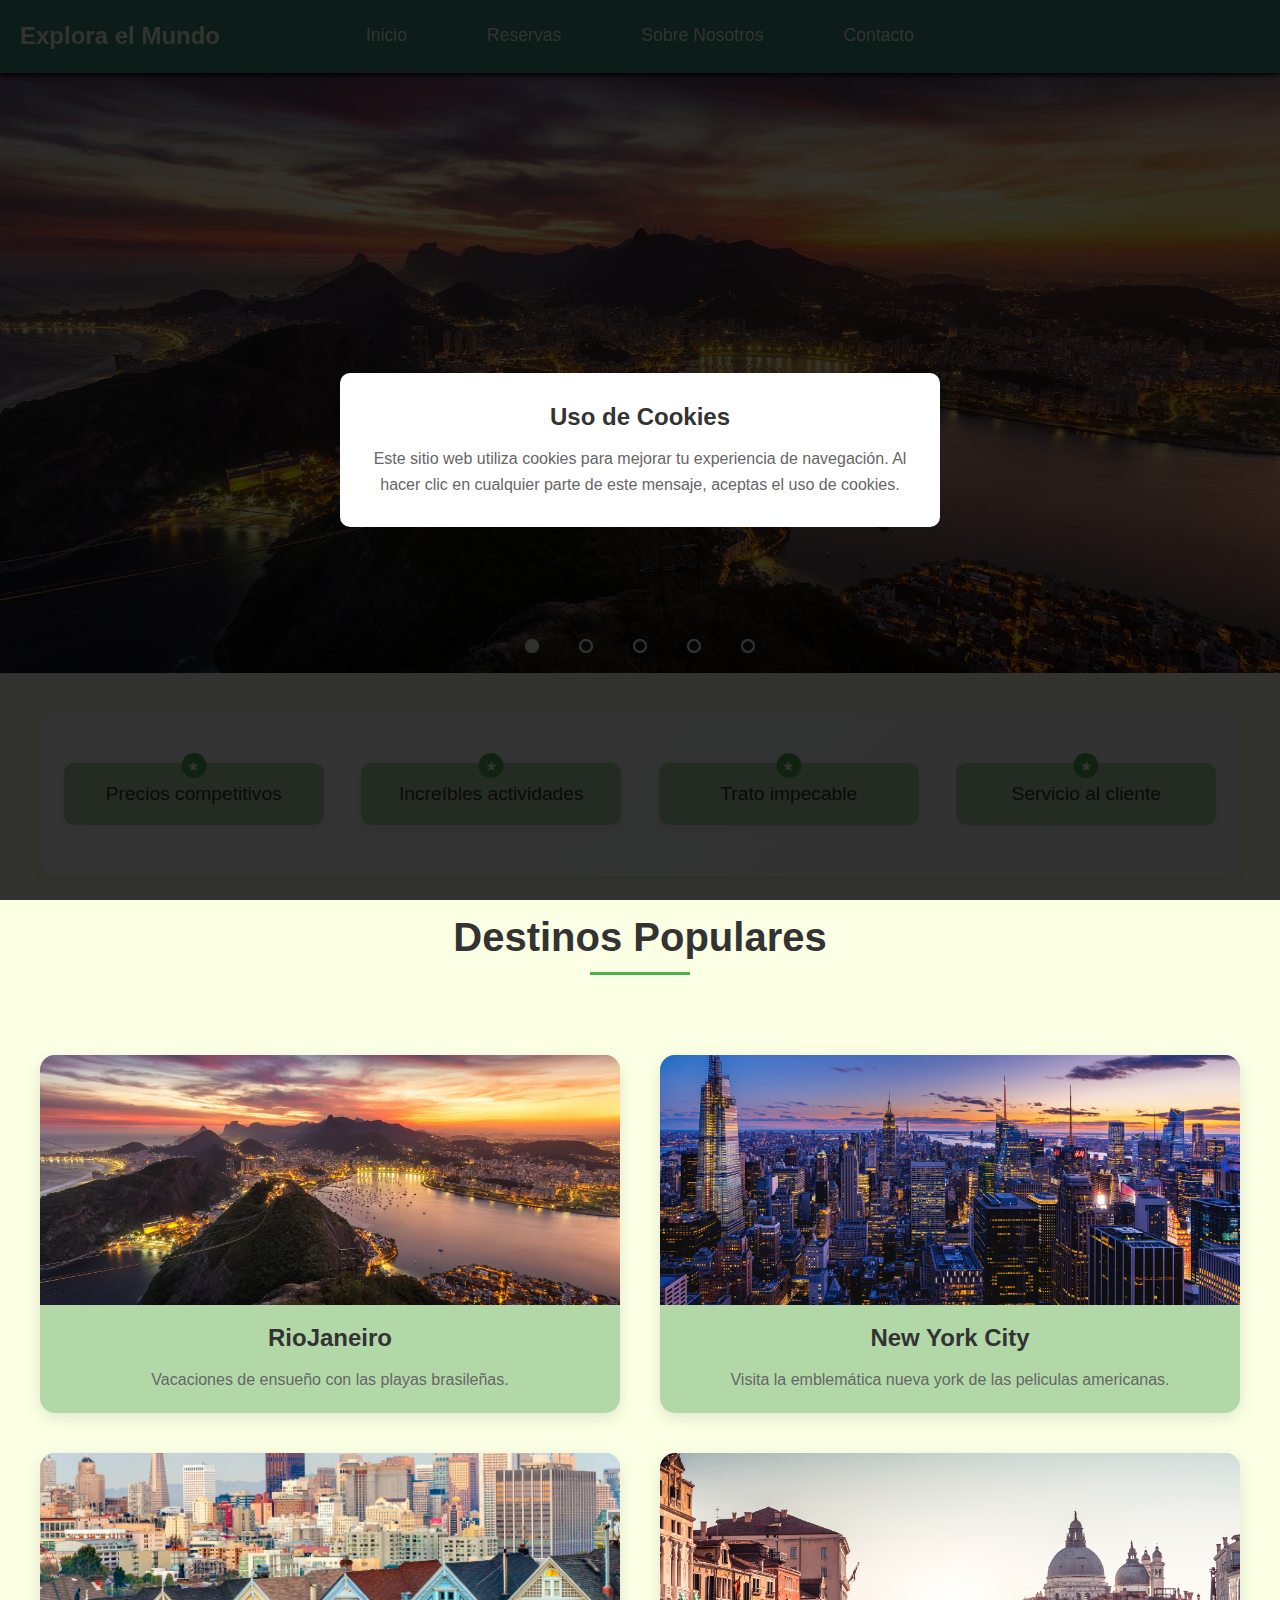
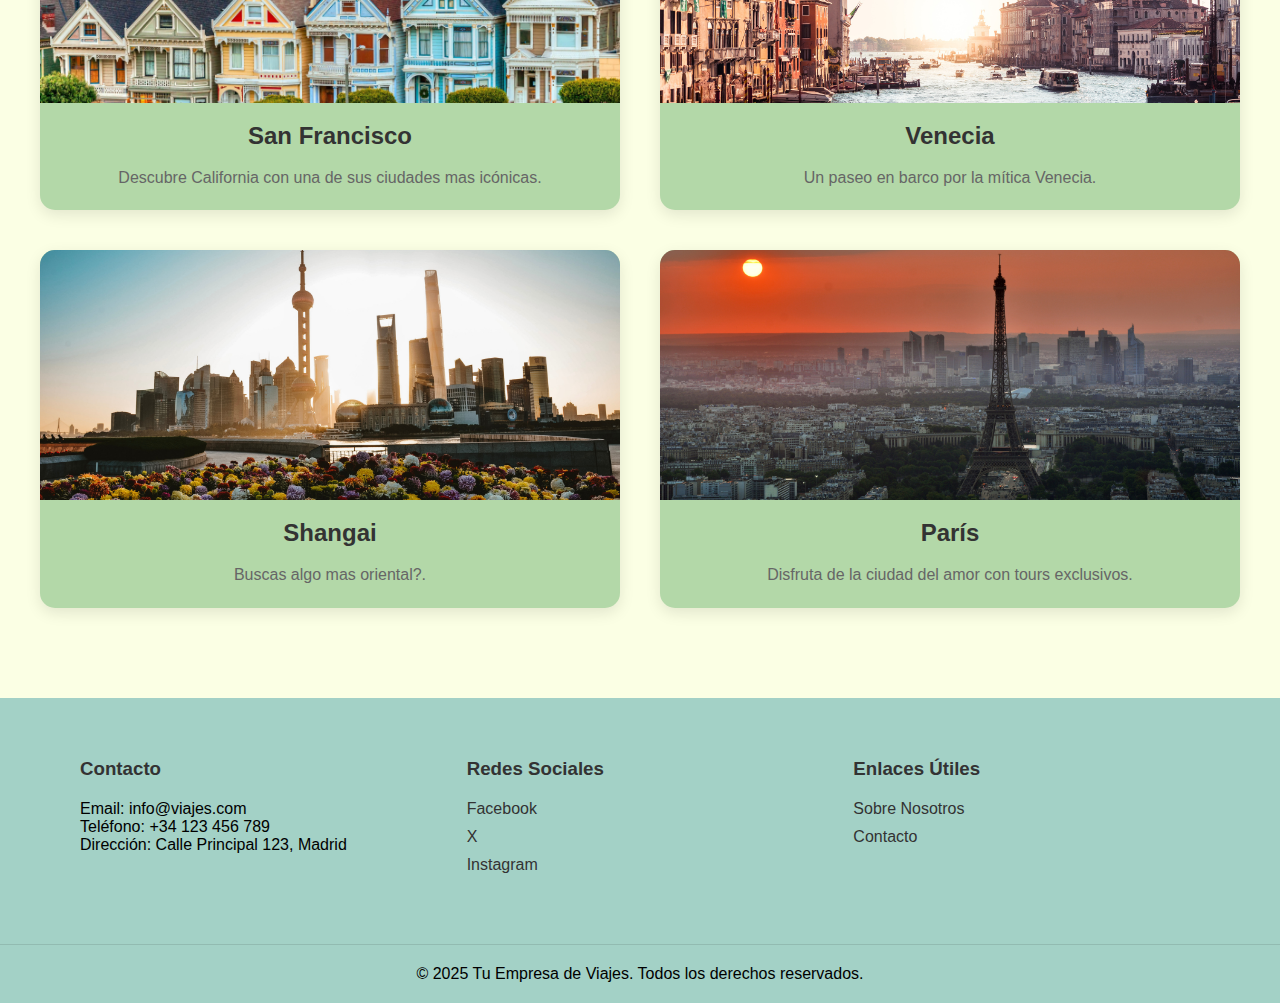
<file: index.html>
<!DOCTYPE html>
<html lang="es">
<head>
    <link href="estilo.css" rel="stylesheet" media="screen">
    <meta charset="UTF-8">
    <meta name="viewport" content="width=device-width, initial-scale=1.0">
    <title>Explora el Mundo - Turismo y Viajes</title>
</head>
<body>
    <div id="cookieMessage" class="cookie-notice">
        <div class="cookie-content">
            <h3>Uso de Cookies</h3>
            <p>Este sitio web utiliza cookies para mejorar tu experiencia de navegación. Al hacer clic en cualquier parte de este mensaje, aceptas el uso de cookies.</p>
        </div>
    </div>

 <header>
    <h1><a href="index.html"> Explora el Mundo</a></h1>
    <div class="hamburger-menu">
        <div class="bar"></div>
        <div class="bar"></div>
        <div class="bar"></div>
    </div>
    <nav class="nav-menu">
        <ul>
            <li><a href="index.html">Inicio</a>
            <ul>
                 <li><a href="rio.html">Rio de Janeiro</a></li>
                 <li><a href="nyc.html">New York</a></li>
                 <li><a href="san-francisco.html">San Francisco</a></li>
                 <li><a href="venecia.html">Venecia</a></li>
                 <li><a href="shangai.html">Shangai</a></li>
                 <li><a href="paris.html">Paris</a></li>
                </ul>
            </li>
            <li class="has-submenu"><a href="reservas.html">Reservas</a>
            </li>
            <li class="has-submenu"><a href="sobre-nosotros.html">Sobre Nosotros</a>
            </li>
            <li class="has-submenu"><a href="contacto.html">Contacto</a>
            </li>
        </ul>
    </nav>
</header>

    <!-- Slider de imágenes con destinos populares -->
    <div class="slider">
        <div class="slides">
            <input type="radio" name="radio-btn" id="radio1" checked>
            <input type="radio" name="radio-btn" id="radio2">
            <input type="radio" name="radio-btn" id="radio3">
            <input type="radio" name="radio-btn" id="radio4">
            <input type="radio" name="radio-btn" id="radio5">
    
            <div class="slide first">
                <img src="imagenes/riojaneiro.jpg" alt="Destino 1">
            </div>
            <div class="slide">
                <img src="imagenes/nyc.jpg" alt="Destino 2">
            </div>
            <div class="slide">
                <img src="imagenes/sanfrancisco.jpg" alt="Destino 3">
            </div>
            <div class="slide">
                <img src="imagenes/venecia.jpg" alt="Destino 4">
            </div>
            <div class="slide">
                <img src="imagenes/shangai.jpg" alt="Destino 5">
            </div>
    
            <div class="navegation-auto">
                <div class="auto-btn1"></div>
                <div class="auto-btn2"></div>
                <div class="auto-btn3"></div>
                <div class="auto-btn4"></div>
                <div class="auto-btn5"></div>
            </div>

            <div class="manual-navigation">
                <label for="radio1" class="manual-btn"></label>
                <label for="radio2" class="manual-btn"></label>
                <label for="radio3" class="manual-btn"></label>
                <label for="radio4" class="manual-btn"></label>
                <label for="radio5" class="manual-btn"></label>
            </div>
        </div>
    </div>
    <div class="ofertas">
        <p>Precios competitivos</p>
        <p>Increíbles actividades</p>
        <p>Trato impecable</p>
        <p>Servicio al cliente</p>
        
    </div>

    <!-- Sección de destinos -->
    <h2>Destinos Populares</h2>
    <section class="destinos-centrados">
        <div class="destino">
            <a href="rio.html"><img src="imagenes/riojaneiro.jpg" alt="RioJaneiro" class="tamañoimagen"></a>
            <h3>RioJaneiro</h3>
            <p>Vacaciones de ensueño con las playas brasileñas.</p>
        </div>
        <div class="destino">
            <a href="nyc.html"><img src="imagenes/nyc.jpg" alt="nyc" class="tamañoimagen"></a>
            <h3>New York City</h3>
            <p>Visita la emblemática nueva york de las peliculas americanas.</p>
        </div>
        </div>
        <div class="destino">
            <a href="san-francisco.html"><img src="imagenes/sanfrancisco.jpg" alt="sanfrancisco" class="tamañoimagen"></a>
            <h3>San Francisco</h3>
            <p>Descubre California con una de sus ciudades mas icónicas.</p>
        </div>
        <div class="destino">
            <a href="venecia.html"> <img src="imagenes/venecia.jpg" alt="Venecia" class="tamañoimagen"></a>
            <h3>Venecia</h3>
            <p>Un paseo en barco por la mítica Venecia.</p>
        </div>
        </div>
        <div class="destino">
            <a href="shangai.html"> <img src="imagenes/shangai.jpg" alt="shangai" class="tamañoimagen"></a>
            <h3>Shangai</h3>
            <p>Buscas algo mas oriental?.</p>
        </div>
        <div class="destino">
            <a href="paris.html"> <img src="imagenes/paris.jpg" alt="París" class="tamañoimagen"></a>
            <h3>París</h3>
            <p>Disfruta de la ciudad del amor con tours exclusivos.</p>
        </div>
      
    </section>

    <footer class="footer">
        <div class="footer-content">
            <div class="footer-section">
                <h3>Contacto</h3>
                <p>Email: info@viajes.com</p>
                <p>Teléfono: +34 123 456 789</p>
                <p>Dirección: Calle Principal 123, Madrid</p>
            </div>
            <div class="footer-section">
                <h3>Redes Sociales</h3>
                <ul>
                    <li><a href="https://www.facebook.com/">Facebook</a></li>
                    <li><a href="https://x.com/">X</a></li>
                    <li><a href="https://www.instagram.com/">Instagram</a></li>
                </ul>
            </div>
            <div class="footer-section">
                <h3>Enlaces Útiles</h3>
                <ul>
                    <li><a href="sobre-nosotros.html">Sobre Nosotros</a></li>
                    <li><a href="contacto.html">Contacto</a></li>
                </ul>
            </div>
        </div>
        <div class="footer-bottom">
            <p>&copy; 2025 Tu Empresa de Viajes. Todos los derechos reservados.</p>
        </div>
    </footer>

    
    
    <script src="menu.js"></script>
    <script src="javascript.js"></script>
</body>
</div>
</html>
</file>
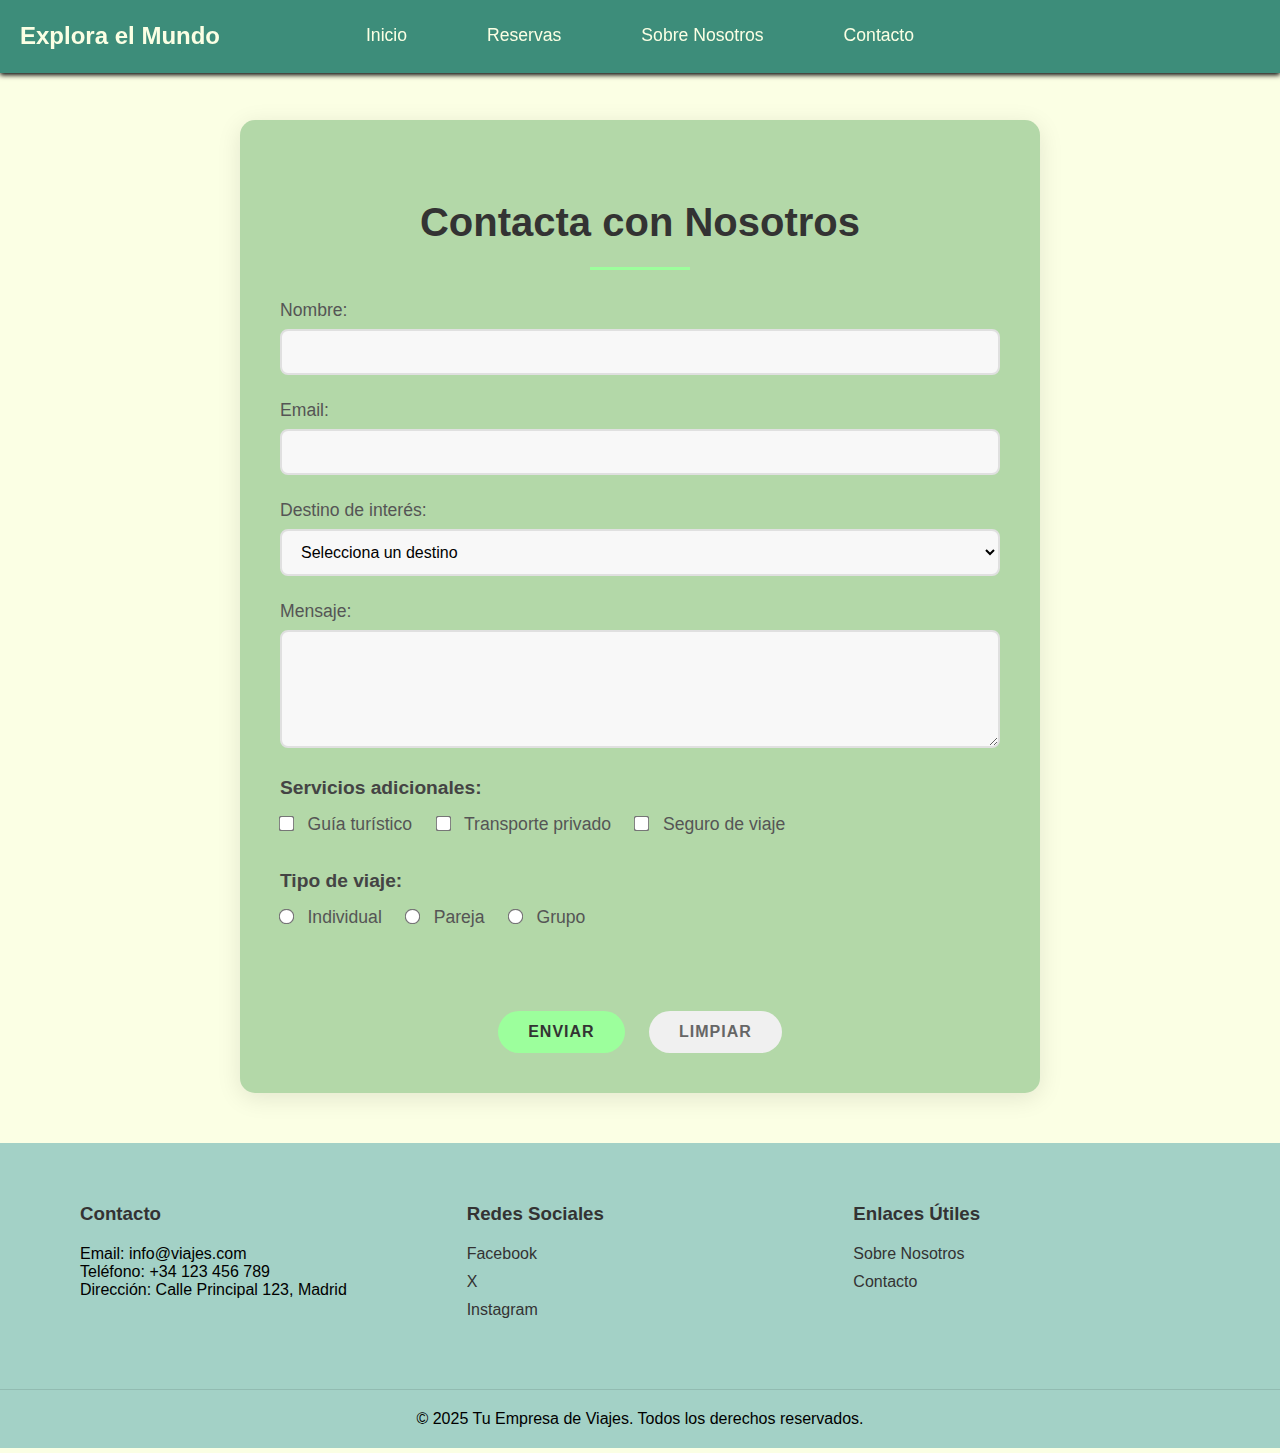
<file: contacto.html>
<!DOCTYPE html>
<html lang="es">
<head>
    <link href="estilo.css" rel="stylesheet" media="screen">
    <link href="contacta.css" rel="stylesheet" media="screen">
    <meta charset="UTF-8">
    <meta name="viewport" content="width=device-width, initial-scale=1.0">
    <title>Contacto - Explora el Mundo</title>
</head>
<body>
    <!-- Menú de navegación -->
    <header>
        <h1><a href="index.html"> Explora el Mundo</a></h1>
        <div class="hamburger-menu">
            <div class="bar"></div>
            <div class="bar"></div>
            <div class="bar"></div>
        </div>
        <nav class="nav-menu">
            <ul>
                <li><a href="index.html">Inicio</a>
                <ul>
                     <li><a href="rio.html">Rio de Janeiro</a></li>
                     <li><a href="nyc.html">New York</a></li>
                     <li><a href="san-francisco.html">San Francisco</a></li>
                     <li><a href="venecia.html">Venecia</a></li>
                     <li><a href="shangai.html">Shangai</a></li>
                     <li><a href="paris.html">Paris</a></li>
                    </ul>
                </li>
                <li class="has-submenu"><a href="reservas.html">Reservas</a>
                </li>
                <li class="has-submenu"><a href="sobre-nosotros.html">Sobre Nosotros</a>
                </li>
                <li class="has-submenu"><a href="contacto.html">Contacto</a>
                </li>
            </ul>
        </nav>
    </header>
    

    <!-- Contenido principal -->
    <main>
        <section class="contact-form">
            <h2>Contacta con Nosotros</h2>
            <form action="procesar.php" method="POST" id="contactForm" onsubmit="return validarFormulario(event)">
                <!-- Cajas de texto -->
                <div class="form-group">
                    <label for="nombre">Nombre:</label>
                    <input type="text" id="nombre" name="nombre" required>
                </div>

                <div class="form-group">
                    <label for="email">Email:</label>
                    <input type="email" id="email" name="email" required>
                </div>

                <!-- Lista select desplegable -->
                <div class="form-group">
                    <label for="destino">Destino de interés:</label>
                    <select id="destino" name="destino">
                        <option value="">Selecciona un destino</option>
                        <option value="paris">París</option>
                        <option value="venecia">Venecia</option>
                        <option value="nyc">Nueva York</option>
                        <option value="tokio">Tokio</option>
                    </select>
                </div>

                <!-- Área de texto -->
                <div class="form-group">
                    <label for="mensaje">Mensaje:</label>
                    <textarea id="mensaje" name="mensaje" rows="5"></textarea>
                </div>

                <!-- Checkboxes -->
                <div class="form-group">
                    <h3>Servicios adicionales:</h3>
                    <input type="checkbox" id="guia" name="servicios" value="guia">
                    <label for="guia">Guía turístico</label>

                    <input type="checkbox" id="transporte" name="servicios" value="transporte">
                    <label for="transporte">Transporte privado</label>

                    <input type="checkbox" id="seguro" name="servicios" value="seguro">
                    <label for="seguro">Seguro de viaje</label>
                </div>

                <!-- Radio buttons -->
                <div class="form-group">
                    <h3>Tipo de viaje:</h3>
                    <input type="radio" id="individual" name="tipo_viaje" value="individual">
                    <label for="individual">Individual</label>

                    <input type="radio" id="pareja" name="tipo_viaje" value="pareja">
                    <label for="pareja">Pareja</label>

                    <input type="radio" id="grupo" name="tipo_viaje" value="grupo">
                    <label for="grupo">Grupo</label>
                </div>
                <br>
                <!-- Botones -->
                <div class="form-buttons">
                    <button type="submit">Enviar</button>
                    <button type="reset">Limpiar</button>
                </div>
            </form>
            <div id="successMessage" class="success-message">
                ¡Mensaje enviado con éxito! Nos pondremos en contacto contigo pronto.
            </div>
        </section>
    </main>

    <!-- Pie de página -->
  
    <footer class="footer">
        <div class="footer-content">
            <div class="footer-section">
                <h3>Contacto</h3>
                <p>Email: info@viajes.com</p>
                <p>Teléfono: +34 123 456 789</p>
                <p>Dirección: Calle Principal 123, Madrid</p>
            </div>
            <div class="footer-section">
                <h3>Redes Sociales</h3>
                <ul>
                    <li><a href="https://www.facebook.com/">Facebook</a></li>
                    <li><a href="https://x.com/">X</a></li>
                    <li><a href="https://www.instagram.com/">Instagram</a></li>
                </ul>
            </div>
            <div class="footer-section">
                <h3>Enlaces Útiles</h3>
                <ul>
                    <li><a href="sobre-nosotros.html">Sobre Nosotros</a></li>
                    <li><a href="contacto.html">Contacto</a></li>
                </ul>
            </div>
        </div>
        <div class="footer-bottom">
            <p>&copy; 2025 Tu Empresa de Viajes. Todos los derechos reservados.</p>
        </div>
    </footer>

    <script src="menu.js"></script>
    <script src="javascript.js"></script>
    <script src="contacto.js"></script>
</body>
</html>
</file>
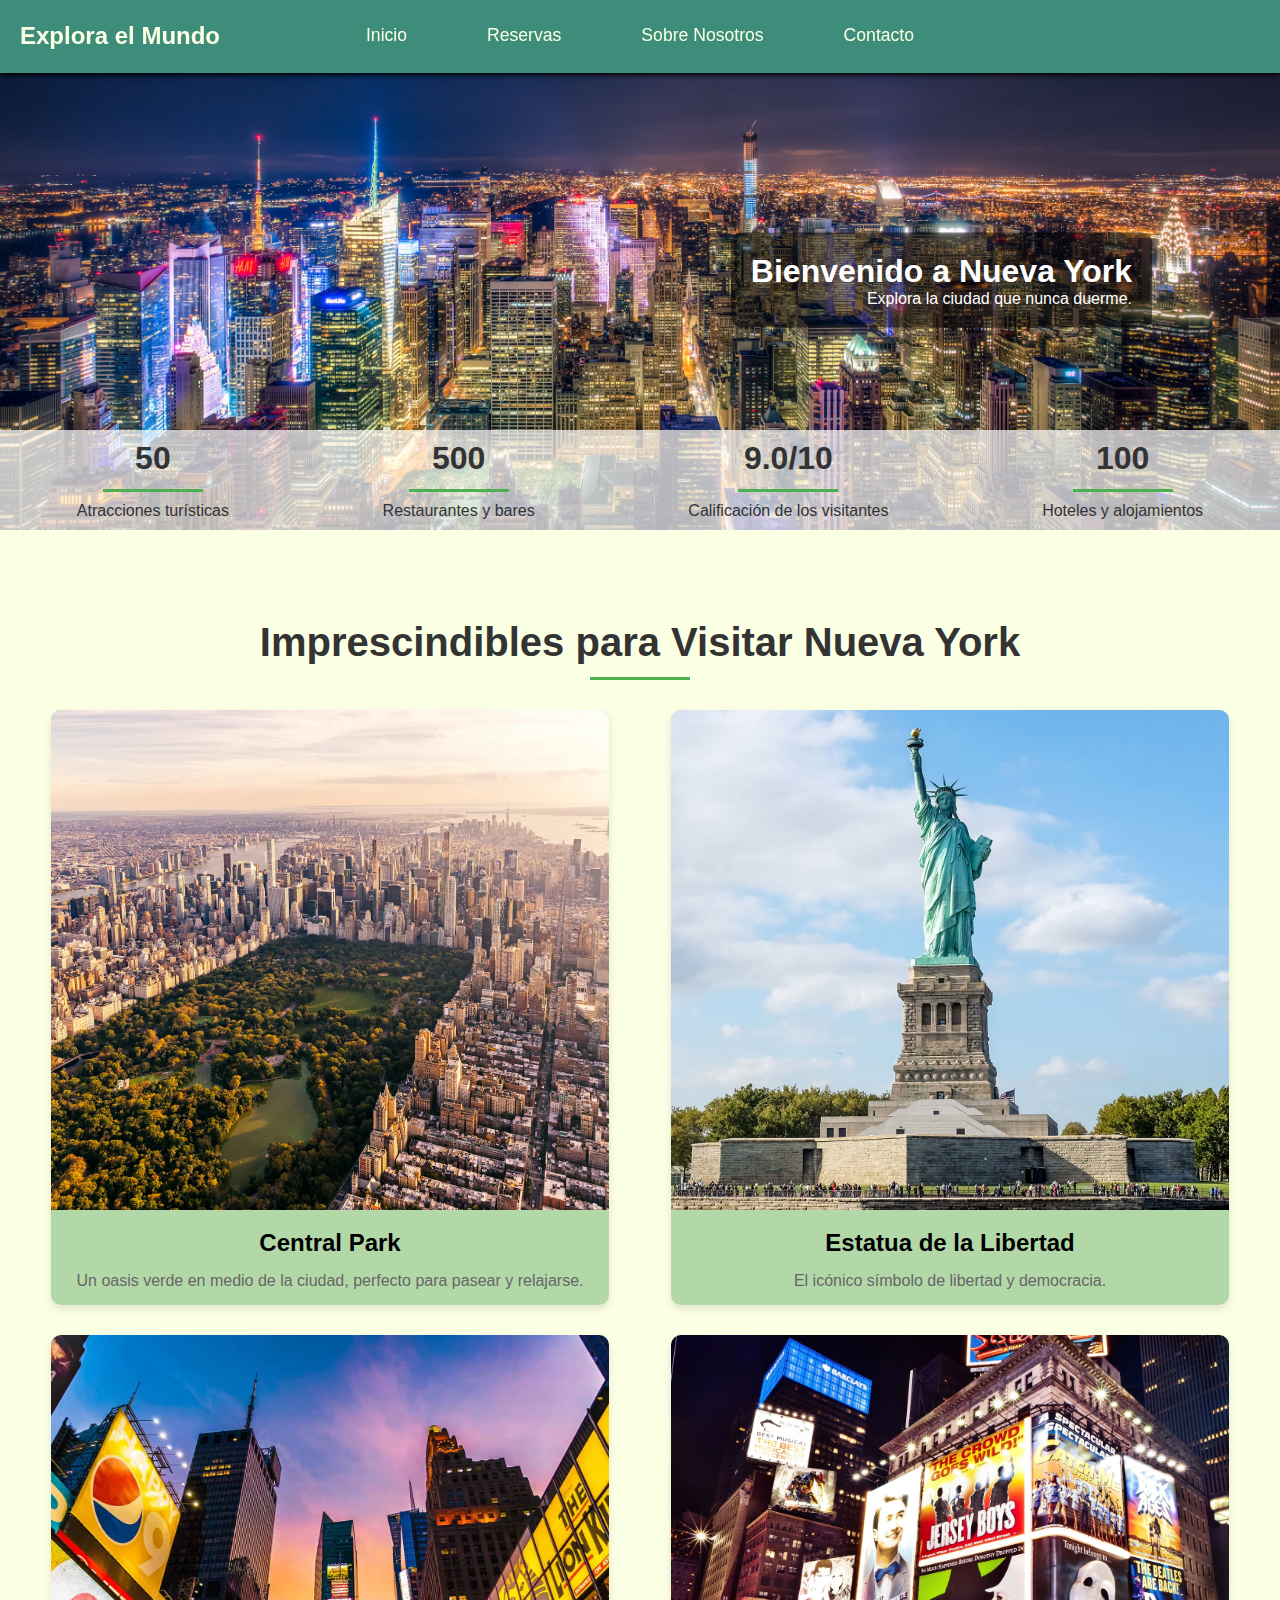
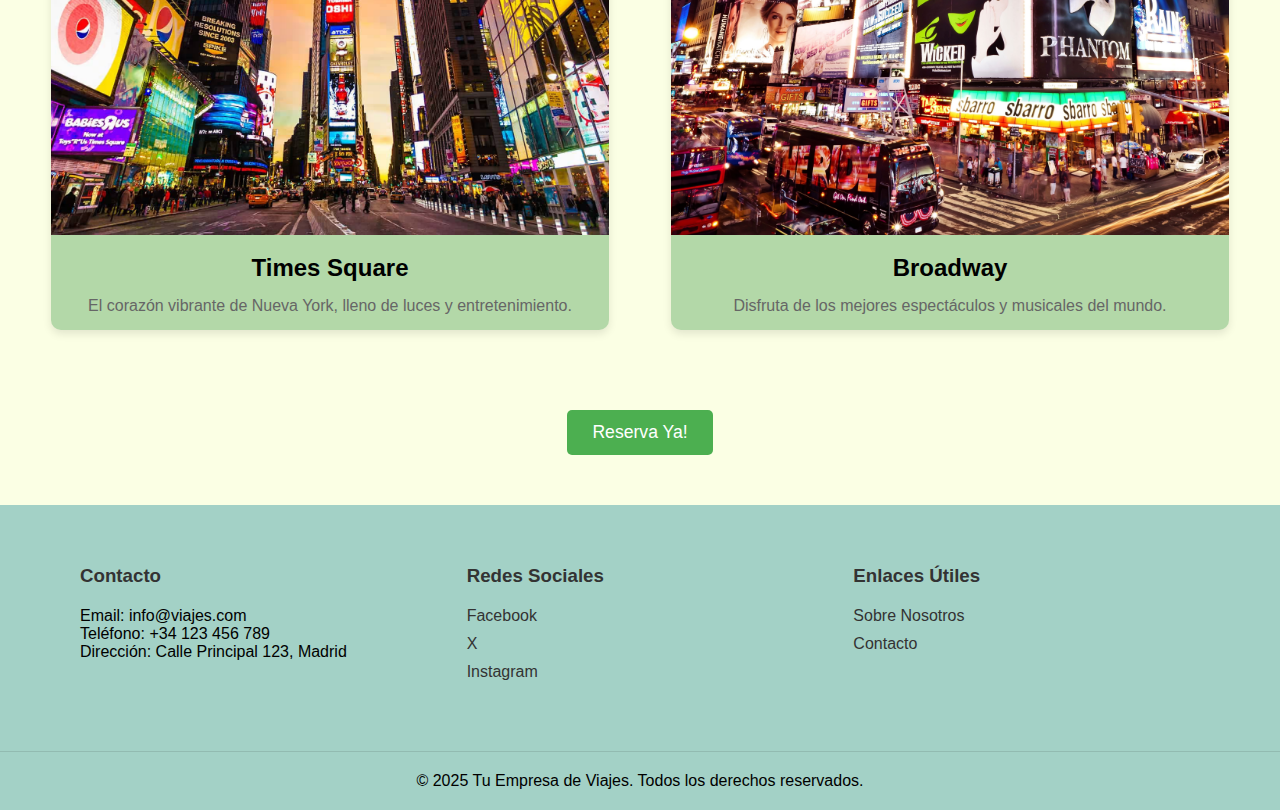
<file: nyc.html>
<!DOCTYPE html>
<html lang="es">
<head>
    <link href="estilo.css" rel="stylesheet" media="screen">
    <link href="destinos.css" rel="stylesheet" media="screen">
    <meta charset="UTF-8">
    <meta name="viewport" content="width=device-width, initial-scale=1.0">
    <title>Explora el Mundo - Nueva York</title>
</head>
<body>
    <!-- Menú de navegación -->
    <header>
        <h1><a href="index.html"> Explora el Mundo</a></h1>
        <div class="hamburger-menu">
            <div class="bar"></div>
            <div class="bar"></div>
            <div class="bar"></div>
        </div>
        <nav class="nav-menu">
            <ul>
                <li><a href="index.html">Inicio</a>
                <ul>
                     <li><a href="rio.html">Rio de Janeiro</a></li>
                     <li><a href="nyc.html">New York</a></li>
                     <li><a href="san-francisco.html">San Francisco</a></li>
                     <li><a href="venecia.html">Venecia</a></li>
                     <li><a href="shangai.html">Shangai</a></li>
                     <li><a href="paris.html">Paris</a></li>
                    </ul>
                </li>
                <li class="has-submenu"><a href="reservas.html">Reservas</a>
                </li>
                <li class="has-submenu"><a href="sobre-nosotros.html">Sobre Nosotros</a>
                </li>
                <li class="has-submenu"><a href="contacto.html">Contacto</a>
                </li>
            </ul>
        </nav>
    </header>
    
    <!-- Contenido principal -->
    <main>
        <div class="fondo">
            <img class="fondo" src="imagenes/nyc2.jpg" alt="Fondo de Nueva York">
            <div class="texto-sobre-imagen-derecha">
                <h1>Bienvenido a Nueva York</h1>
                <p>Explora la ciudad que nunca duerme.</p>
            </div>
            <div class="grupos-texto">
                <div class="grupo">
                    <h2>50</h2>
                    <p>Atracciones turísticas</p>
                </div>
                <div class="grupo">
                    <h2>500</h2>
                    <p>Restaurantes y bares</p>
                </div>
                <div class="grupo">
                    <h2>9.0/10</h2>
                    <p>Calificación de los visitantes</p>
                </div>
                <div class="grupo">
                    <h2>100</h2>
                    <p>Hoteles y alojamientos</p>
                </div>
            </div>
        </div>

        <section class="guia">
            <h2>Imprescindibles para Visitar Nueva York</h2>
            <div class="sitios">
                <div class="sitio">
                    <img src="imagenes/central-park.webp" alt="Central Park">
                    <h3>Central Park</h3>
                    <p>Un oasis verde en medio de la ciudad, perfecto para pasear y relajarse.</p>
                </div>
                <div class="sitio">
                    <img src="imagenes/estatua-libertad.jpg" alt="Estatua de la Libertad">
                    <h3>Estatua de la Libertad</h3>
                    <p>El icónico símbolo de libertad y democracia.</p>
                </div>
                <div class="sitio">
                    <img src="imagenes/times-square.avif" alt="Times Square">
                    <h3>Times Square</h3>
                    <p>El corazón vibrante de Nueva York, lleno de luces y entretenimiento.</p>
                </div>
                <div class="sitio">
                    <img src="imagenes/broadway.jpg" alt="Broadway">
                    <h3>Broadway</h3>
                    <p>Disfruta de los mejores espectáculos y musicales del mundo.</p>
                </div>
            </div>
        </section>

        <div class="ajustar-boton">
            <a href="reservas.html" class="boton-reserva">Reserva Ya!</a>
        </div>
        
    </main>

    <!-- Pie de página -->
    <footer class="footer">
        <div class="footer-content">
            <div class="footer-section">
                <h3>Contacto</h3>
                <p>Email: info@viajes.com</p>
                <p>Teléfono: +34 123 456 789</p>
                <p>Dirección: Calle Principal 123, Madrid</p>
            </div>
            <div class="footer-section">
                <h3>Redes Sociales</h3>
                <ul>
                    <li><a href="https://www.facebook.com/">Facebook</a></li>
                    <li><a href="https://x.com/">X</a></li>
                    <li><a href="https://www.instagram.com/">Instagram</a></li>
                </ul>
            </div>
            <div class="footer-section">
                <h3>Enlaces Útiles</h3>
                <ul>
                    <li><a href="sobre-nosotros.html">Sobre Nosotros</a></li>
                    <li><a href="contacto.html">Contacto</a></li>
                </ul>
            </div>
        </div>
        <div class="footer-bottom">
            <p>&copy; 2025 Tu Empresa de Viajes. Todos los derechos reservados.</p>
        </div>
    </footer>
    <script src="menu.js"></script>
    <script src="javascript.js"></script>
</body>
</html>
</file>
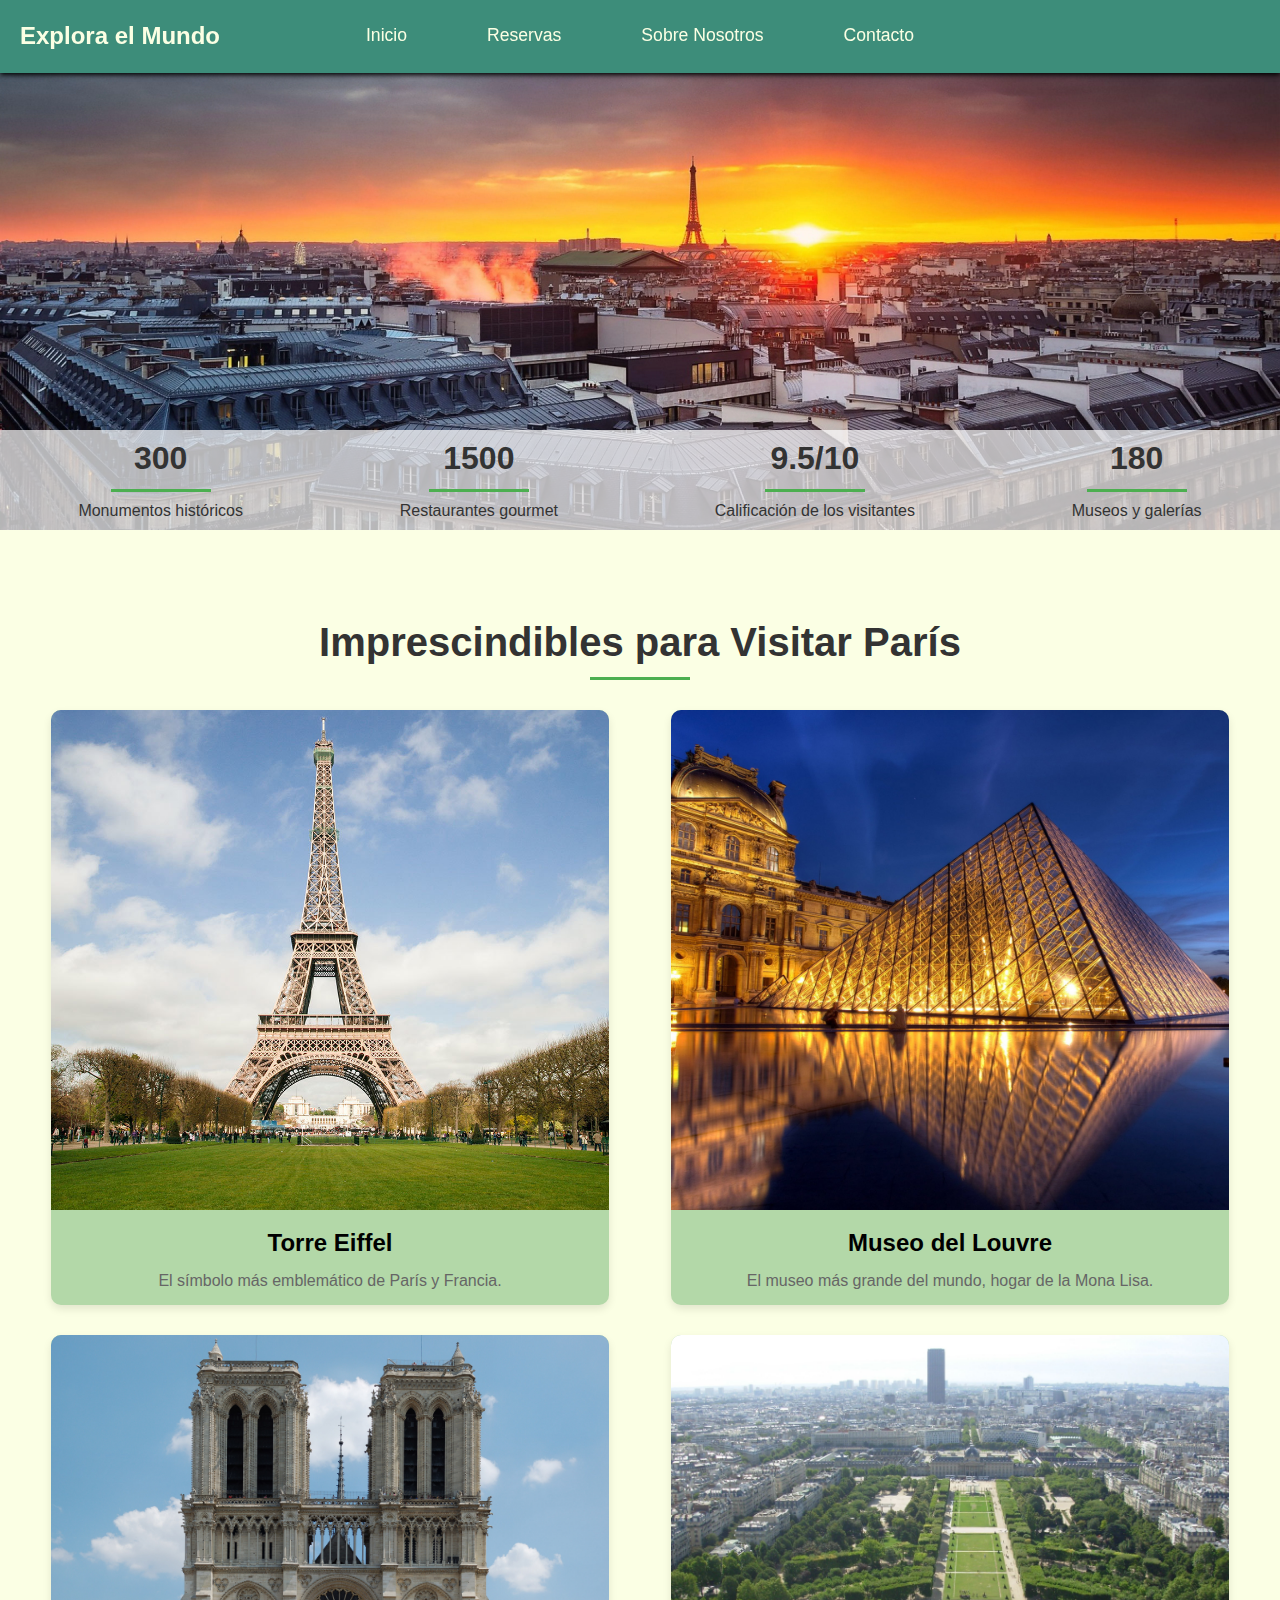
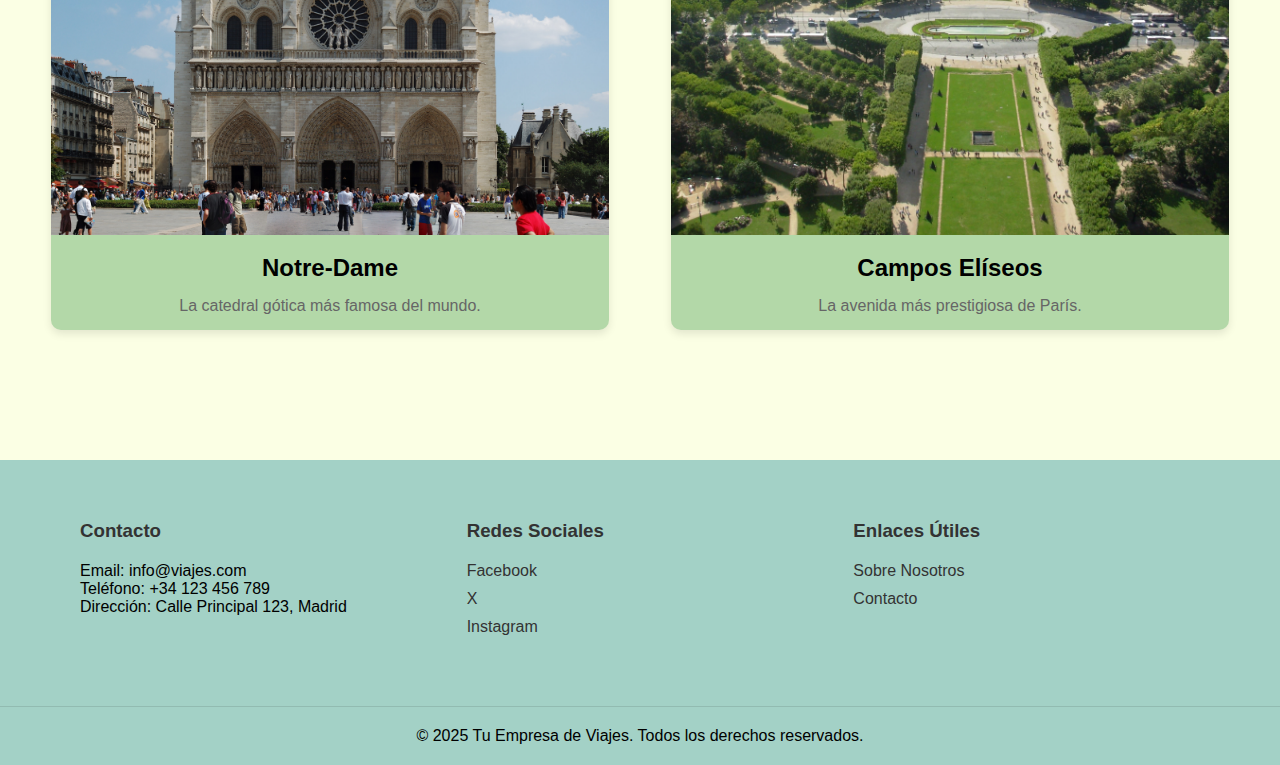
<file: paris.html>
<!DOCTYPE html>
<html lang="es">
<head>
    <link href="estilo.css" rel="stylesheet" media="screen">
    <link href="destinos.css" rel="stylesheet" media="screen">
    <meta charset="UTF-8">
    <meta name="viewport" content="width=device-width, initial-scale=1.0">
    <title>Explora el Mundo - París</title>
</head>
<body>
    <!-- Menú de navegación -->
    <header>
        <h1><a href="index.html"> Explora el Mundo</a></h1>
        <div class="hamburger-menu">
            <div class="bar"></div>
            <div class="bar"></div>
            <div class="bar"></div>
        </div>
        <nav class="nav-menu">
            <ul>
                <li><a href="index.html">Inicio</a>
                <ul>
                     <li><a href="rio.html">Rio de Janeiro</a></li>
                     <li><a href="nyc.html">New York</a></li>
                     <li><a href="san-francisco.html">San Francisco</a></li>
                     <li><a href="venecia.html">Venecia</a></li>
                     <li><a href="shangai.html">Shangai</a></li>
                     <li><a href="paris.html">Paris</a></li>
                    </ul>
                </li>
                <li class="has-submenu"><a href="reservas.html">Reservas</a>
                </li>
                <li class="has-submenu"><a href="sobre-nosotros.html">Sobre Nosotros</a>
                </li>
                <li class="has-submenu"><a href="contacto.html">Contacto</a>
                </li>
            </ul>
        </nav>
    </header>
    
    <!-- Contenido principal -->
    <main>
        <div class="fondo">
            <img class="fondo" src="imagenes/paris2.webp" alt="Fondo de París">
            <div class="texto-sobre-imagen">
                <h1>Bienvenido a París</h1>
                <p>La Ciudad de la Luz.</p>
            </div>
            <div class="grupos-texto">
                <div class="grupo">
                    <h2>300</h2>
                    <p>Monumentos históricos</p>
                </div>
                <div class="grupo">
                    <h2>1500</h2>
                    <p>Restaurantes gourmet</p>
                </div>
                <div class="grupo">
                    <h2>9.5/10</h2>
                    <p>Calificación de los visitantes</p>
                </div>
                <div class="grupo">
                    <h2>180</h2>
                    <p>Museos y galerías</p>
                </div>
            </div>
        </div>

        <section class="guia">
            <h2>Imprescindibles para Visitar París</h2>
            <div class="sitios">
                <div class="sitio">
                    <img src="imagenes/torre-eiffel.jpg" alt="Torre Eiffel">
                    <h3>Torre Eiffel</h3>
                    <p>El símbolo más emblemático de París y Francia.</p>
                </div>
                <div class="sitio">
                    <img src="imagenes/museo-de-louvre.jpg" alt="Museo del Louvre">
                    <h3>Museo del Louvre</h3>
                    <p>El museo más grande del mundo, hogar de la Mona Lisa.</p>
                </div>
                <div class="sitio">
                    <img src="imagenes/notre-dame.jpg" alt="Notre-Dame">
                    <h3>Notre-Dame</h3>
                    <p>La catedral gótica más famosa del mundo.</p>
                </div>
                <div class="sitio">
                    <img src="imagenes/campos-eliseos.jpg" alt="Campos Elíseos">
                    <h3>Campos Elíseos</h3>
                    <p>La avenida más prestigiosa de París.</p>
                </div>
            </div>
        </section>
    </main>

    <!-- Pie de página -->
    <footer class="footer">
        <div class="footer-content">
            <div class="footer-section">
                <h3>Contacto</h3>
                <p>Email: info@viajes.com</p>
                <p>Teléfono: +34 123 456 789</p>
                <p>Dirección: Calle Principal 123, Madrid</p>
            </div>
            <div class="footer-section">
                <h3>Redes Sociales</h3>
                <ul>
                    <li><a href="https://www.facebook.com/">Facebook</a></li>
                    <li><a href="https://x.com/">X</a></li>
                    <li><a href="https://www.instagram.com/">Instagram</a></li>
                </ul>
            </div>
            <div class="footer-section">
                <h3>Enlaces Útiles</h3>
                <ul>
                    <li><a href="sobre-nosotros.html">Sobre Nosotros</a></li>
                    <li><a href="contacto.html">Contacto</a></li>
                </ul>
            </div>
        </div>
        <div class="footer-bottom">
            <p>&copy; 2025 Tu Empresa de Viajes. Todos los derechos reservados.</p>
        </div>
    </footer>
    <script src="menu.js"></script>
    <script src="javascript.js"></script>
</body>
</html>
</file>
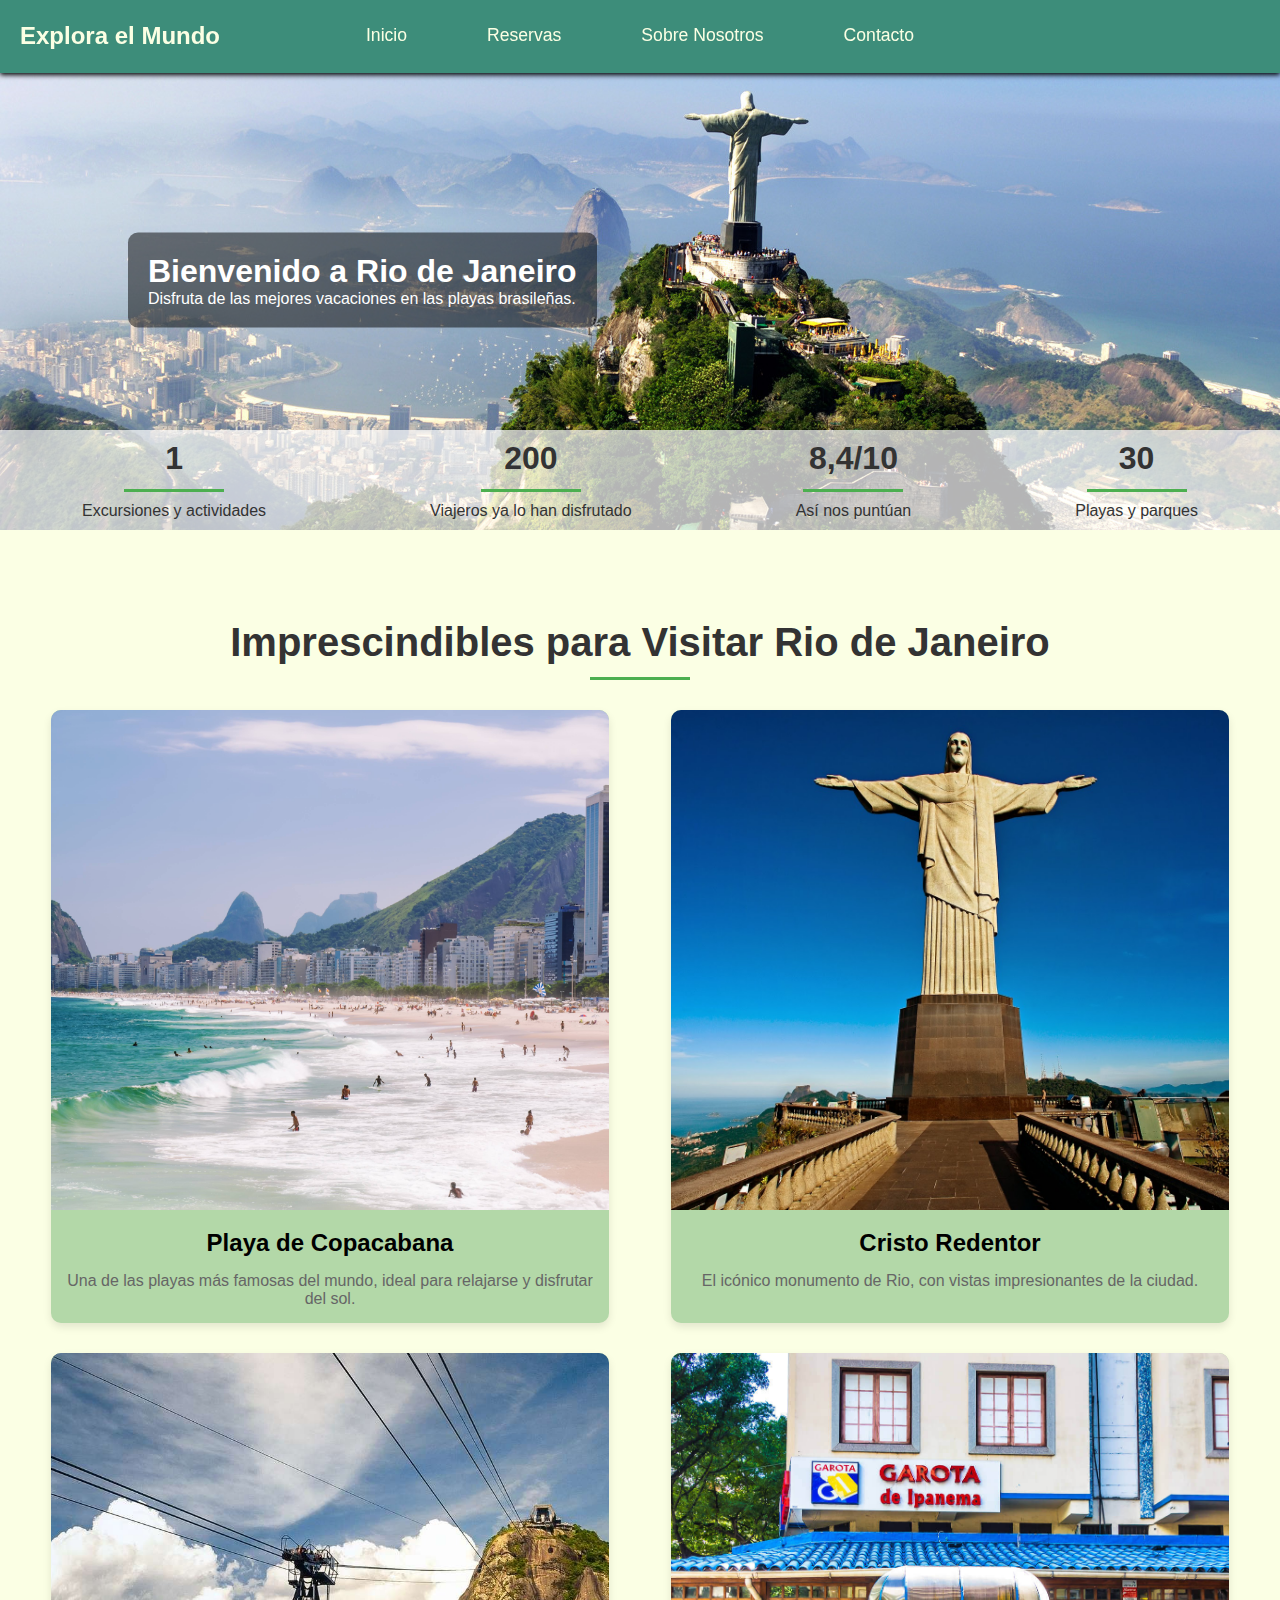
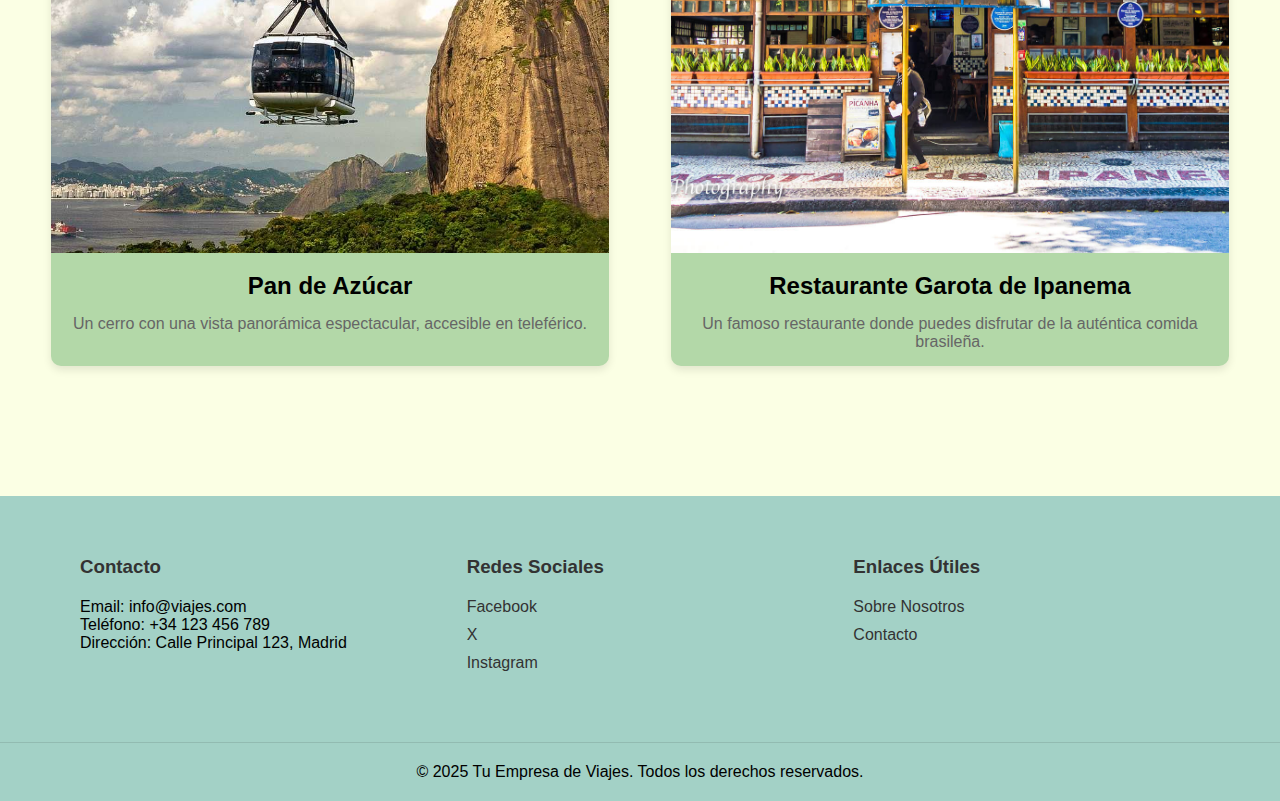
<file: rio.html>
<!DOCTYPE html>
<html lang="es">
<head>
    <link href="estilo.css" rel="stylesheet" media="screen">
    <link href="destinos.css" rel="stylesheet" media="screen">
    <meta charset="UTF-8">
    <meta name="viewport" content="width=device-width, initial-scale=1.0">
    <title>Explora el Mundo - Turismo y Viajes</title>
</head>
<body>
    <!-- Menú de navegación -->
    <header>
        <h1><a href="index.html"> Explora el Mundo</a></h1>
        <div class="hamburger-menu">
            <div class="bar"></div>
            <div class="bar"></div>
            <div class="bar"></div>
        </div>
        <nav class="nav-menu">
            <ul>
                <li><a href="index.html">Inicio</a>
                <ul>
                     <li><a href="rio.html">Rio de Janeiro</a></li>
                     <li><a href="nyc.html">New York</a></li>
                     <li><a href="san-francisco.html">San Francisco</a></li>
                     <li><a href="venecia.html">Venecia</a></li>
                     <li><a href="shangai.html">Shangai</a></li>
                     <li><a href="paris.html">Paris</a></li>
                    </ul>
                </li>
                <li class="has-submenu"><a href="reservas.html">Reservas</a>
                </li>
                <li class="has-submenu"><a href="sobre-nosotros.html">Sobre Nosotros</a>
                </li>
                <li class="has-submenu"><a href="contacto.html">Contacto</a>
                </li>
            </ul>
        </nav>
    </header>
    

    <!-- Contenido principal -->
    <main>
        <div class="fondo">
            <img class="fondo" src="imagenes/riofondo.jpg" alt="Fondo de Rio">
            <div class="texto-sobre-imagen-izquierda">
                <h1>Bienvenido a Rio de Janeiro</h1>
                <p>Disfruta de las mejores vacaciones en las playas brasileñas.</p>
            </div>
            <div class="grupos-texto">
                <div class="grupo">
                    <h2>1</h2>
                    <p>Excursiones y actividades</p>
                </div>
                <div class="grupo">
                    <h2>200</h2>
                    <p>Viajeros ya lo han disfrutado</p>
                </div>
                <div class="grupo">
                    <h2>8,4/10</h2>
                    <p>Así nos puntúan</p>
                </div>
                <div class="grupo">
                    <h2>30</h2>
                    <p>Playas y parques</p>
                </div>
            </div>
        </div>

        <section class="guia">
            <h2>Imprescindibles para Visitar Rio de Janeiro</h2>
            <div class="sitios">
                <div class="sitio">
                    <img src="imagenes/Copacabana.jpg" alt="Playa de Copacabana">
                    <h3>Playa de Copacabana</h3>
                    <p>Una de las playas más famosas del mundo, ideal para relajarse y disfrutar del sol.</p>
                </div>
                <div class="sitio">
                    <img src="imagenes/cristoredentor.jpg" alt="Cristo Redentor">
                    <h3>Cristo Redentor</h3>
                    <p>El icónico monumento de Rio, con vistas impresionantes de la ciudad.</p>
                </div>
                <div class="sitio">
                    <img src="imagenes/pandeazucar.jpg" alt="Pan de Azúcar">
                    <h3>Pan de Azúcar</h3>
                    <p>Un cerro con una vista panorámica espectacular, accesible en teleférico.</p>
                </div>
                <div class="sitio">
                    <img src="imagenes/garota-de-ipanema-restaurant.jpg" alt="Restaurante Garota de Ipanema">
                    <h3>Restaurante Garota de Ipanema</h3>
                    <p>Un famoso restaurante donde puedes disfrutar de la auténtica comida brasileña.</p>
                </div>
            </div>
        </section>
        
    </main>


    <!-- Pie de página -->
    <footer class="footer">
        <div class="footer-content">
            <div class="footer-section">
                <h3>Contacto</h3>
                <p>Email: info@viajes.com</p>
                <p>Teléfono: +34 123 456 789</p>
                <p>Dirección: Calle Principal 123, Madrid</p>
            </div>
            <div class="footer-section">
                <h3>Redes Sociales</h3>
                <ul>
                    <li><a href="https://www.facebook.com/">Facebook</a></li>
                    <li><a href="https://x.com/">X</a></li>
                    <li><a href="https://www.instagram.com/">Instagram</a></li>
                </ul>
            </div>
            <div class="footer-section">
                <h3>Enlaces Útiles</h3>
                <ul>
                    <li><a href="sobre-nosotros.html">Sobre Nosotros</a></li>
                    <li><a href="contacto.html">Contacto</a></li>
                </ul>
            </div>
        </div>
        <div class="footer-bottom">
            <p>&copy; 2025 Tu Empresa de Viajes. Todos los derechos reservados.</p>
        </div>
    </footer>

    <script src="menu.js"></script>
    <script src="javascript.js"></script>
</body>
</html>
</file>
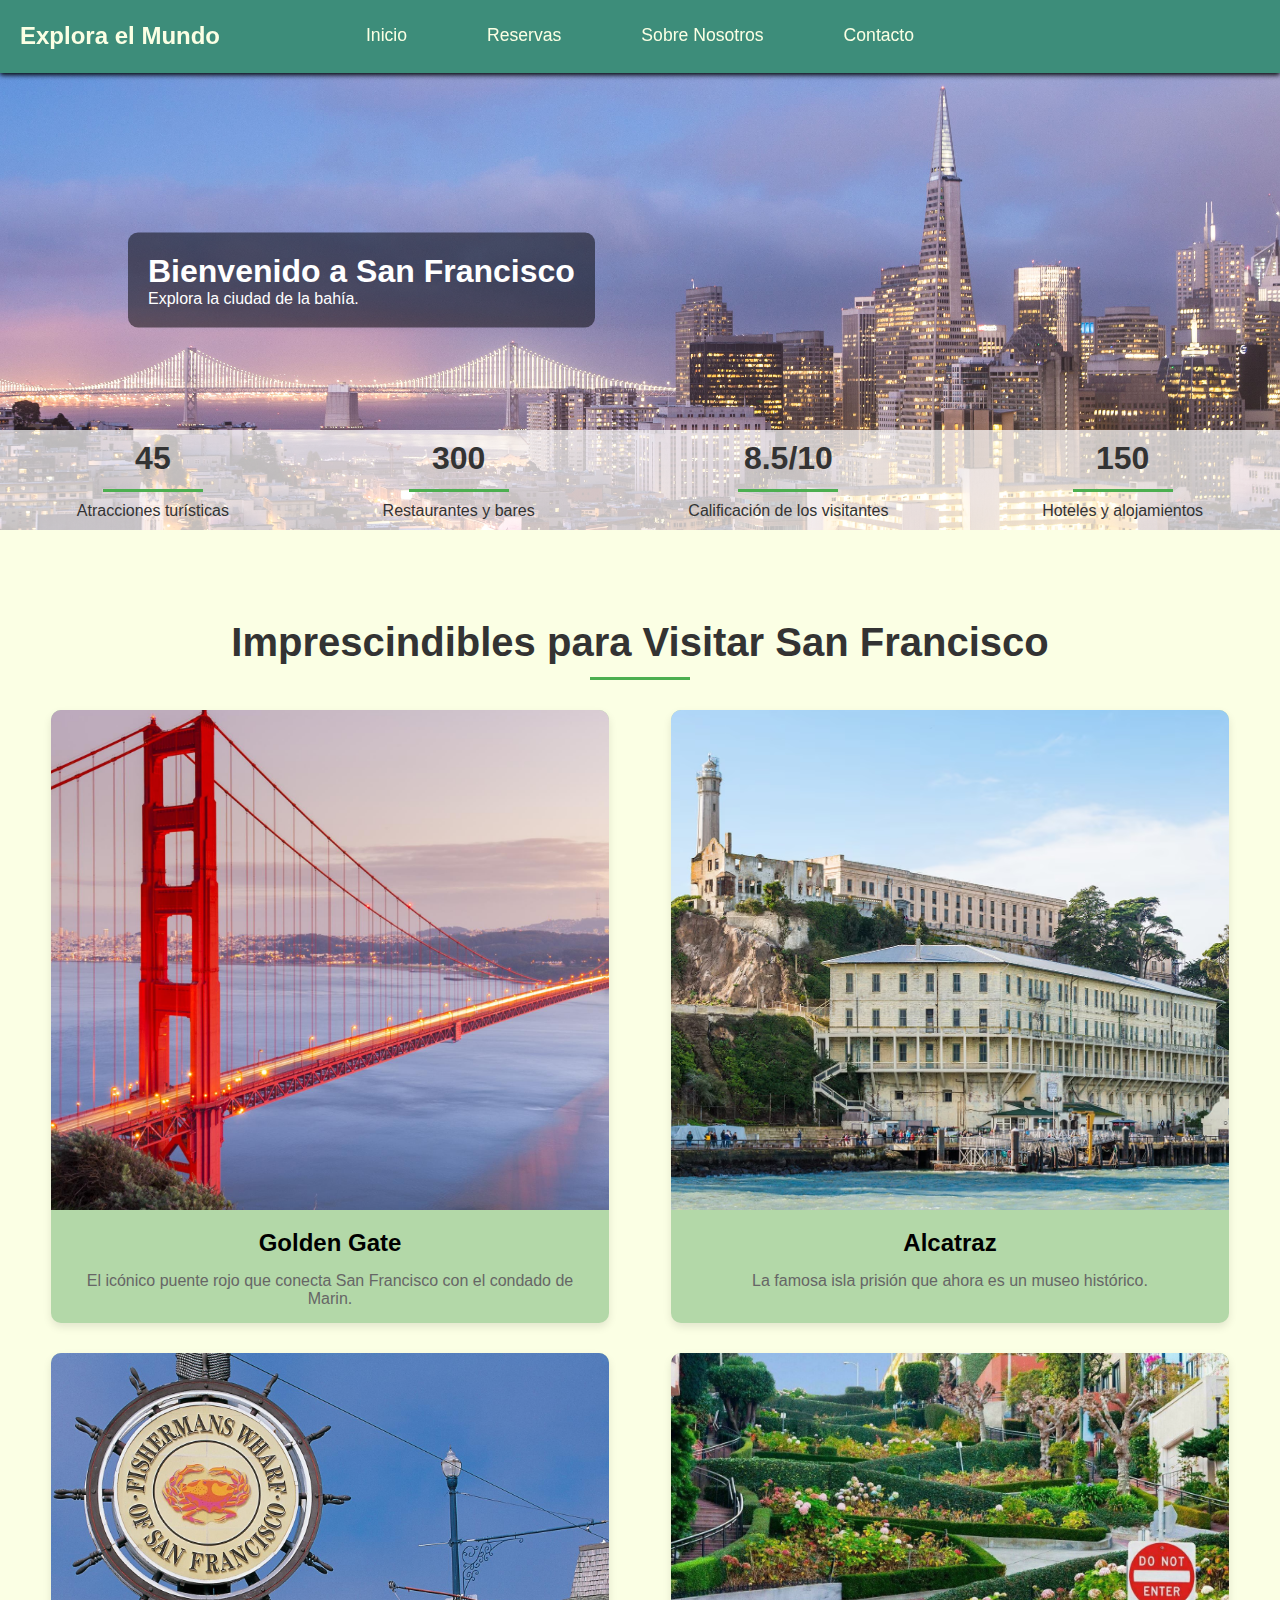
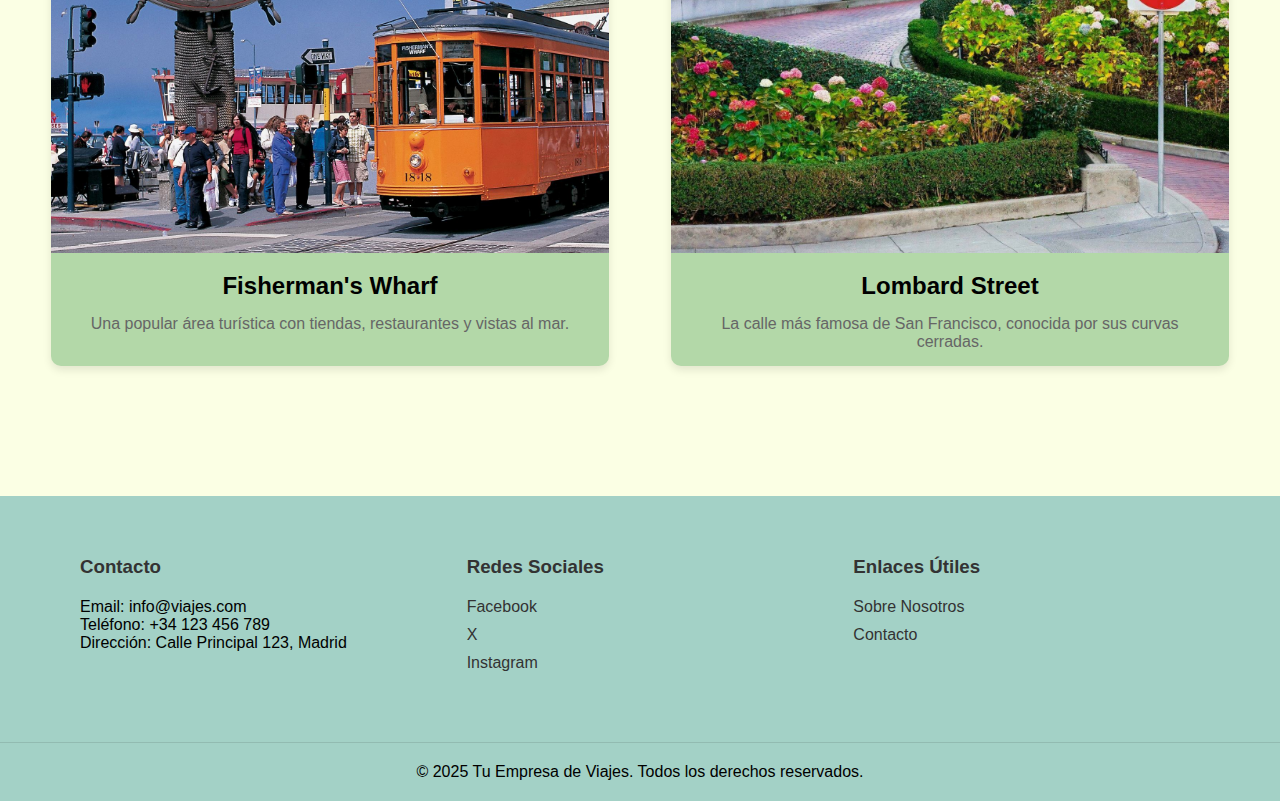
<file: san-francisco.html>
<!DOCTYPE html>
<html lang="es">
<head>
    <link href="estilo.css" rel="stylesheet" media="screen">
    <link href="destinos.css" rel="stylesheet" media="screen">
    <meta charset="UTF-8">
    <meta name="viewport" content="width=device-width, initial-scale=1.0">
    <title>Explora el Mundo - Nueva York</title>
</head>
<body>
    <!-- Menú de navegación -->
    <header>
        <h1><a href="index.html"> Explora el Mundo</a></h1>
        <div class="hamburger-menu">
            <div class="bar"></div>
            <div class="bar"></div>
            <div class="bar"></div>
        </div>
        <nav class="nav-menu">
            <ul>
                <li><a href="index.html">Inicio</a>
                <ul>
                     <li><a href="rio.html">Rio de Janeiro</a></li>
                     <li><a href="nyc.html">New York</a></li>
                     <li><a href="san-francisco.html">San Francisco</a></li>
                     <li><a href="venecia.html">Venecia</a></li>
                     <li><a href="shangai.html">Shangai</a></li>
                     <li><a href="paris.html">Paris</a></li>
                    </ul>
                </li>
                <li class="has-submenu"><a href="reservas.html">Reservas</a>
                </li>
                <li class="has-submenu"><a href="sobre-nosotros.html">Sobre Nosotros</a>
                </li>
                <li class="has-submenu"><a href="contacto.html">Contacto</a>
                </li>
            </ul>
        </nav>
    </header>
    
    <!-- Contenido principal -->
    <main>
        <div class="fondo">
            <img class="fondo" src="imagenes/sanfrancisco2.jpg" alt="Fondo de San Francisco">
            <div class="texto-sobre-imagen-izquierda">
                <h1>Bienvenido a San Francisco</h1>
                <p>Explora la ciudad de la bahía.</p>
            </div>
            <div class="grupos-texto">
                <div class="grupo">
                    <h2>45</h2>
                    <p>Atracciones turísticas</p>
                </div>
                <div class="grupo">
                    <h2>300</h2>
                    <p>Restaurantes y bares</p>
                </div>
                <div class="grupo">
                    <h2>8.5/10</h2>
                    <p>Calificación de los visitantes</p>
                </div>
                <div class="grupo">
                    <h2>150</h2>
                    <p>Hoteles y alojamientos</p>
                </div>
            </div>
        </div>

        <section class="guia">
            <h2>Imprescindibles para Visitar San Francisco</h2>
            <div class="sitios">
                <div class="sitio">
                    <img src="imagenes/golden gate.jpeg" alt="Golden Gate">
                    <h3>Golden Gate</h3>
                    <p>El icónico puente rojo que conecta San Francisco con el condado de Marin.</p>
                </div>
                <div class="sitio">
                    <img src="imagenes/alcatraz.jpg" alt="Alcatraz">
                    <h3>Alcatraz</h3>
                    <p>La famosa isla prisión que ahora es un museo histórico.</p>
                </div>
                <div class="sitio">
                    <img src="imagenes/fisherman wharf.jpg" alt="Fisherman's Wharf">
                    <h3>Fisherman's Wharf</h3>
                    <p>Una popular área turística con tiendas, restaurantes y vistas al mar.</p>
                </div>
                <div class="sitio">
                    <img src="imagenes/lombard-street.jpeg" alt="Lombard Street">
                    <h3>Lombard Street</h3>
                    <p>La calle más famosa de San Francisco, conocida por sus curvas cerradas.</p>
                </div>
            </div>
        </section>
        
    </main>

    <!-- Pie de página -->
    <footer class="footer">
        <div class="footer-content">
            <div class="footer-section">
                <h3>Contacto</h3>
                <p>Email: info@viajes.com</p>
                <p>Teléfono: +34 123 456 789</p>
                <p>Dirección: Calle Principal 123, Madrid</p>
            </div>
            <div class="footer-section">
                <h3>Redes Sociales</h3>
                <ul>
                    <li><a href="https://www.facebook.com/">Facebook</a></li>
                    <li><a href="https://x.com/">X</a></li>
                    <li><a href="https://www.instagram.com/">Instagram</a></li>
                </ul>
            </div>
            <div class="footer-section">
                <h3>Enlaces Útiles</h3>
                <ul>
                    <li><a href="sobre-nosotros.html">Sobre Nosotros</a></li>
                    <li><a href="contacto.html">Contacto</a></li>
                </ul>
            </div>
        </div>
        <div class="footer-bottom">
            <p>&copy; 2025 Tu Empresa de Viajes. Todos los derechos reservados.</p>
        </div>
    </footer>
    <script src="menu.js"></script>
    <script src="javascript.js"></script>
</body>
</html>
</file>
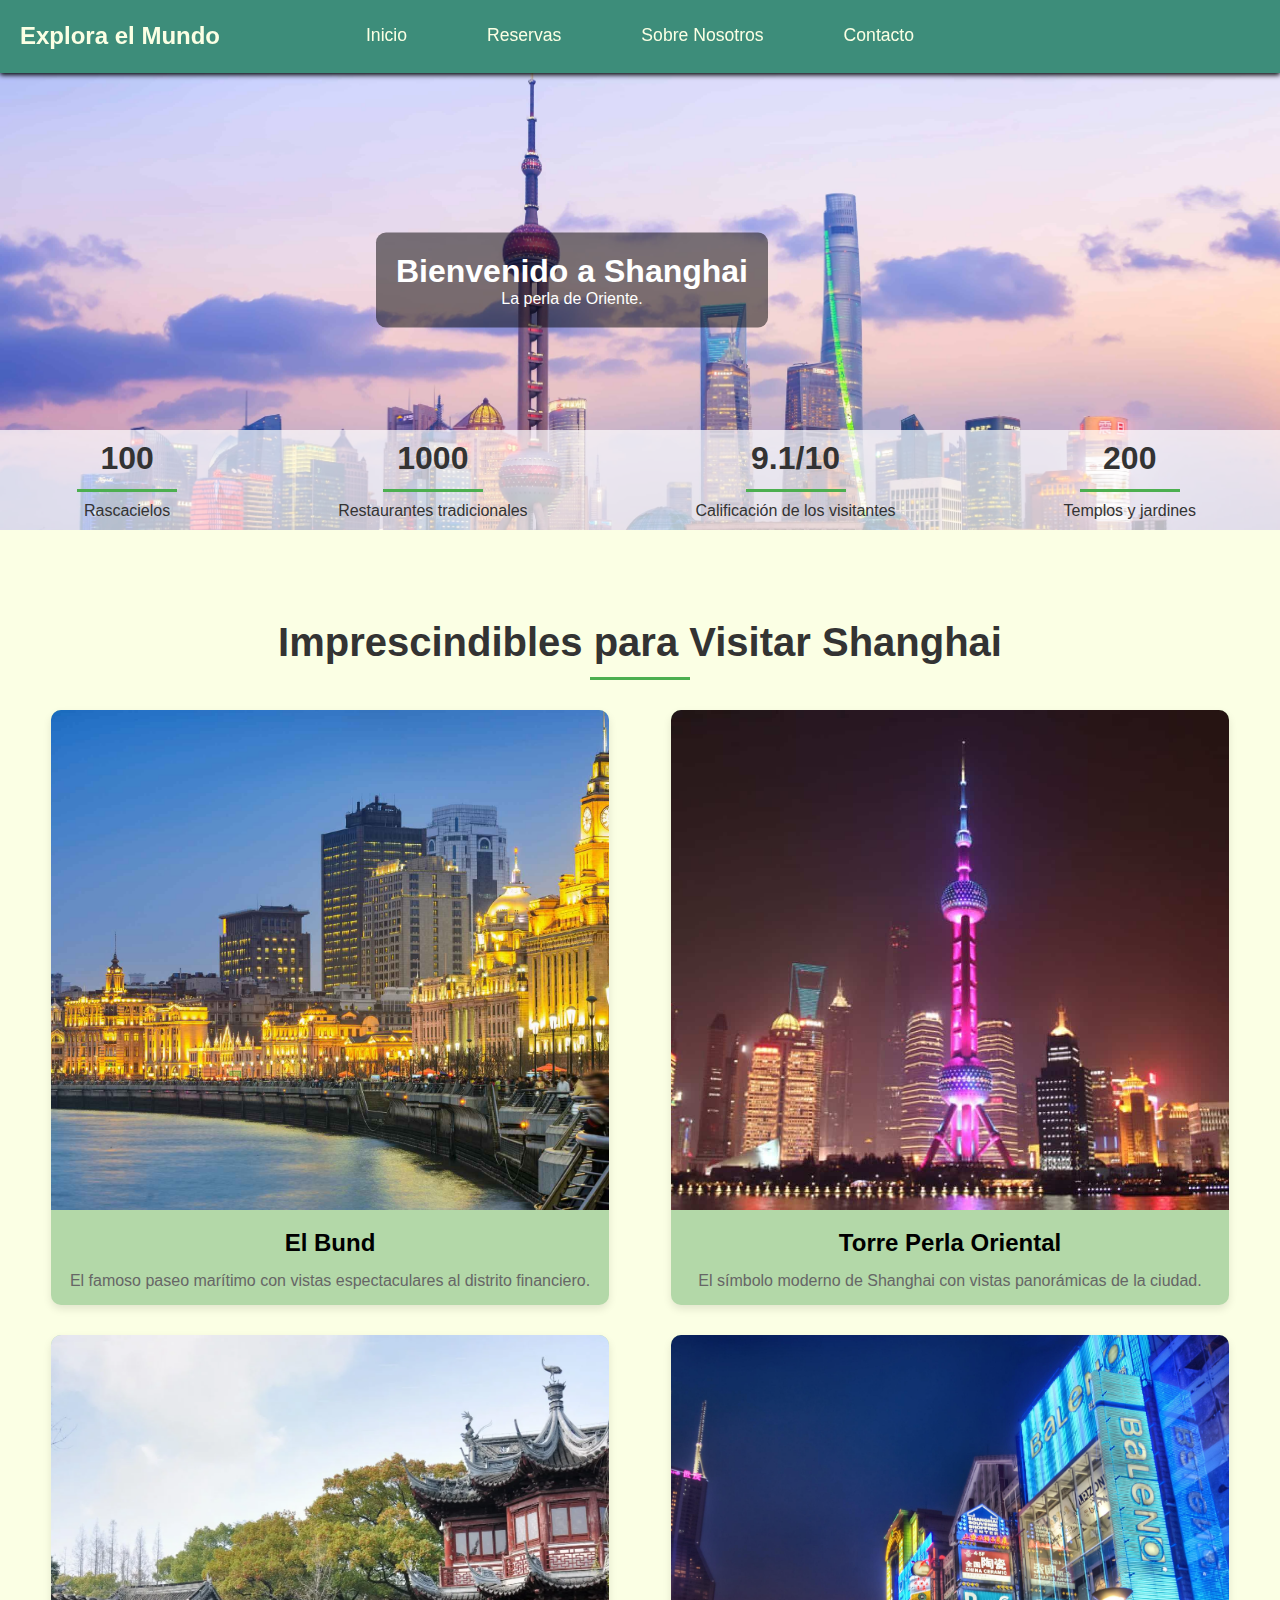
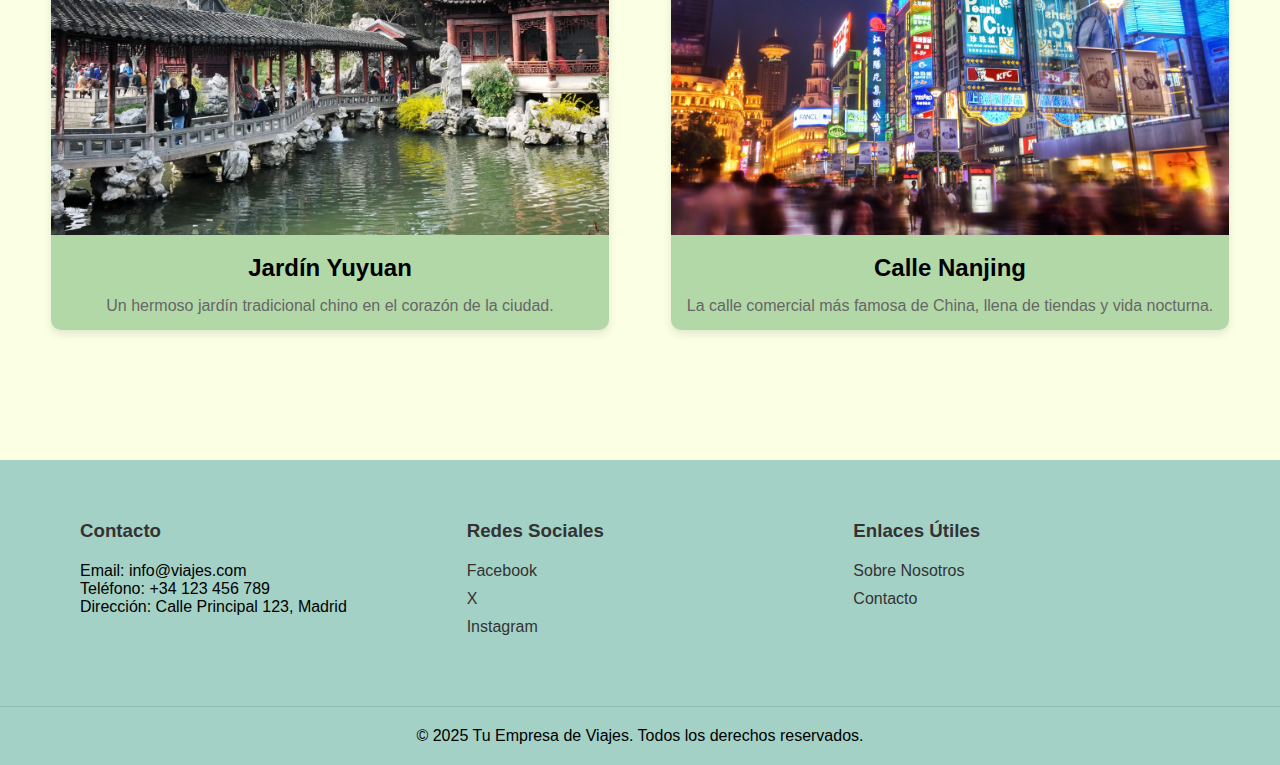
<file: shangai.html>
<!DOCTYPE html>
<html lang="es">
<head>
    <link href="estilo.css" rel="stylesheet" media="screen">
    <link href="destinos.css" rel="stylesheet" media="screen">
    <meta charset="UTF-8">
    <meta name="viewport" content="width=device-width, initial-scale=1.0">
    <title>Explora el Mundo - Shanghai</title>
</head>
<body>
    <!-- Menú de navegación -->
    <header>
        <h1><a href="index.html"> Explora el Mundo</a></h1>
        <div class="hamburger-menu">
            <div class="bar"></div>
            <div class="bar"></div>
            <div class="bar"></div>
        </div>
        <nav class="nav-menu">
            <ul>
                <li><a href="index.html">Inicio</a>
                <ul>
                     <li><a href="rio.html">Rio de Janeiro</a></li>
                     <li><a href="nyc.html">New York</a></li>
                     <li><a href="san-francisco.html">San Francisco</a></li>
                     <li><a href="venecia.html">Venecia</a></li>
                     <li><a href="shangai.html">Shangai</a></li>
                     <li><a href="paris.html">Paris</a></li>
                    </ul>
                </li>
                <li class="has-submenu"><a href="reservas.html">Reservas</a>
                </li>
                <li class="has-submenu"><a href="sobre-nosotros.html">Sobre Nosotros</a>
                </li>
                <li class="has-submenu"><a href="contacto.html">Contacto</a>
                </li>
            </ul>
        </nav>
    </header>
    

    <!-- Contenido principal -->
    <main>
        <div class="fondo">
            <img class="fondo" src="imagenes/shangai2.jpg" alt="Fondo de Shanghai">
            <div class="texto-sobre-imagen-centro">
                <h1>Bienvenido a Shanghai</h1>
                <p>La perla de Oriente.</p>
            </div>
            <div class="grupos-texto">
                <div class="grupo">
                    <h2>100</h2>
                    <p>Rascacielos</p>
                </div>
                <div class="grupo">
                    <h2>1000</h2>
                    <p>Restaurantes tradicionales</p>
                </div>
                <div class="grupo">
                    <h2>9.1/10</h2>
                    <p>Calificación de los visitantes</p>
                </div>
                <div class="grupo">
                    <h2>200</h2>
                    <p>Templos y jardines</p>
                </div>
            </div>
        </div>

        <section class="guia">
            <h2>Imprescindibles para Visitar Shanghai</h2>
            <div class="sitios">
                <div class="sitio">
                    <img src="imagenes/bund-shangai.jpg" alt="El Bund">
                    <h3>El Bund</h3>
                    <p>El famoso paseo marítimo con vistas espectaculares al distrito financiero.</p>
                </div>
                <div class="sitio">
                    <img src="imagenes/torre-perla-oriental.jpg" alt="Torre Perla Oriental">
                    <h3>Torre Perla Oriental</h3>
                    <p>El símbolo moderno de Shanghai con vistas panorámicas de la ciudad.</p>
                </div>
                <div class="sitio">
                    <img src="imagenes/jardin-yuyuan.webp" alt="Jardín Yuyuan">
                    <h3>Jardín Yuyuan</h3>
                    <p>Un hermoso jardín tradicional chino en el corazón de la ciudad.</p>
                </div>
                <div class="sitio">
                    <img src="imagenes/nanjing-road.jpg" alt="Calle Nanjing">
                    <h3>Calle Nanjing</h3>
                    <p>La calle comercial más famosa de China, llena de tiendas y vida nocturna.</p>
                </div>
            </div>
        </section>
    </main>

    <!-- Pie de página -->
    <footer class="footer">
        <div class="footer-content">
            <div class="footer-section">
                <h3>Contacto</h3>
                <p>Email: info@viajes.com</p>
                <p>Teléfono: +34 123 456 789</p>
                <p>Dirección: Calle Principal 123, Madrid</p>
            </div>
            <div class="footer-section">
                <h3>Redes Sociales</h3>
                <ul>
                    <li><a href="https://www.facebook.com/">Facebook</a></li>
                    <li><a href="https://x.com/">X</a></li>
                    <li><a href="https://www.instagram.com/">Instagram</a></li>
                </ul>
            </div>
            <div class="footer-section">
                <h3>Enlaces Útiles</h3>
                <ul>
                    <li><a href="sobre-nosotros.html">Sobre Nosotros</a></li>
                    <li><a href="contacto.html">Contacto</a></li>
                </ul>
            </div>
        </div>
        <div class="footer-bottom">
            <p>&copy; 2025 Tu Empresa de Viajes. Todos los derechos reservados.</p>
        </div>
    </footer>

    <script src="menu.js"></script>
    <script src="javascript.js"></script>
</body>
</html>
</file>
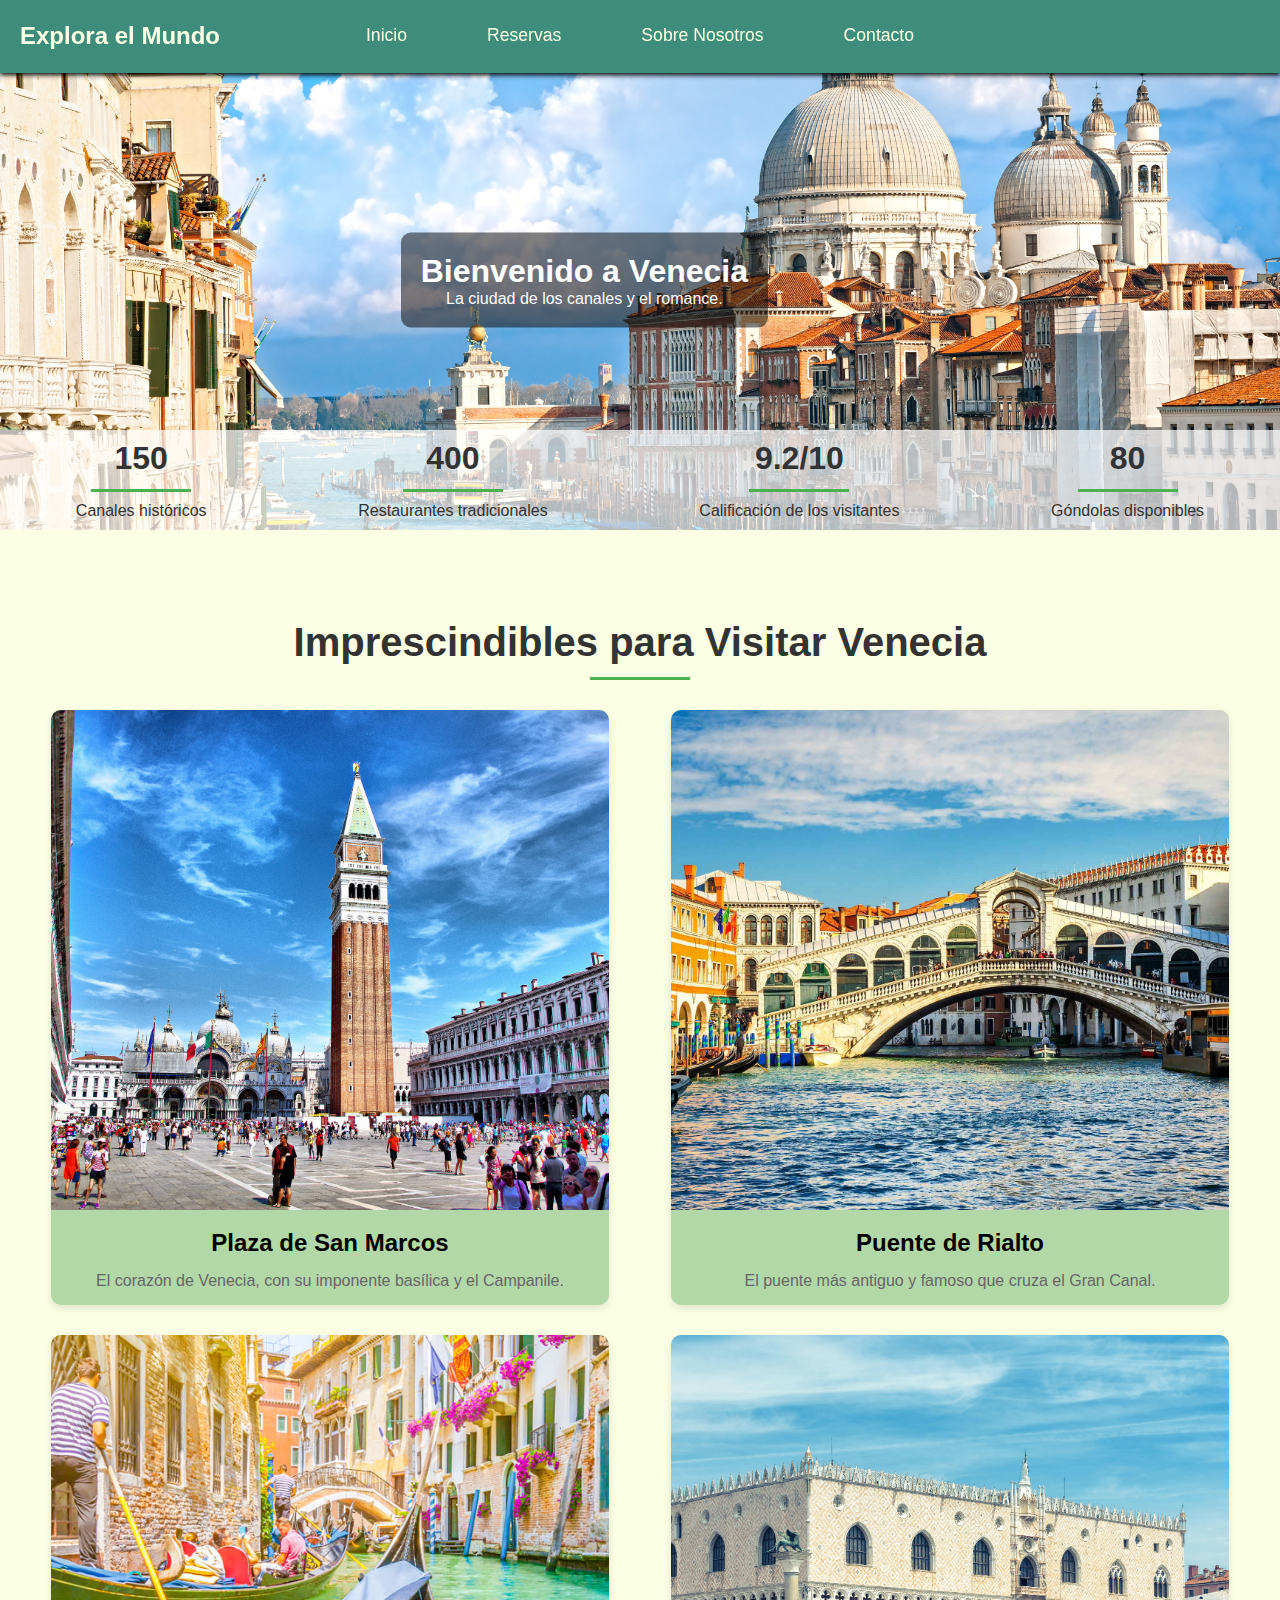
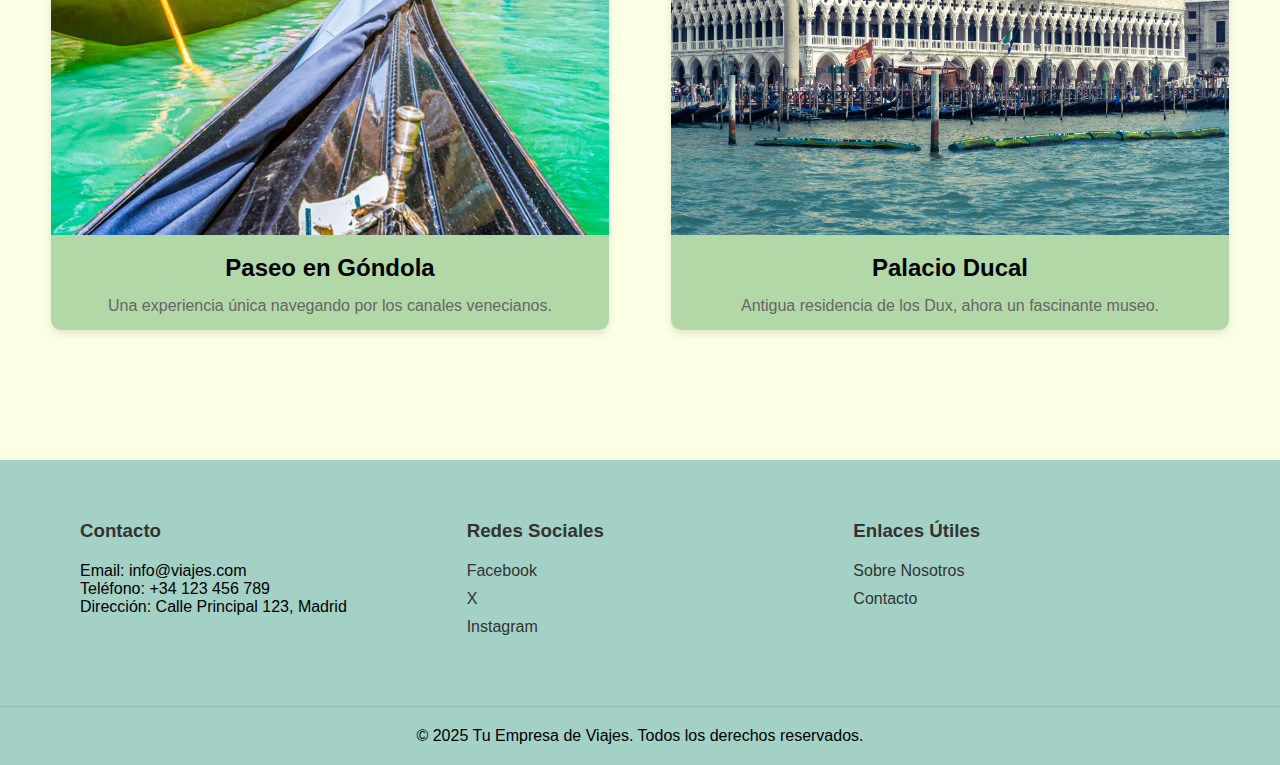
<file: venecia.html>
<!DOCTYPE html>
<html lang="es">
<head>
    <link href="estilo.css" rel="stylesheet" media="screen">
    <link href="destinos.css" rel="stylesheet" media="screen">
    <meta charset="UTF-8">
    <meta name="viewport" content="width=device-width, initial-scale=1.0">
    <title>Explora el Mundo - Venecia</title>
</head>
<body>
    <!-- Menú de navegación -->
    <header>
        <h1><a href="index.html"> Explora el Mundo</a></h1>
        <div class="hamburger-menu">
            <div class="bar"></div>
            <div class="bar"></div>
            <div class="bar"></div>
        </div>
        <nav class="nav-menu">
            <ul>
                <li><a href="index.html">Inicio</a>
                <ul>
                     <li><a href="rio.html">Rio de Janeiro</a></li>
                     <li><a href="nyc.html">New York</a></li>
                     <li><a href="san-francisco.html">San Francisco</a></li>
                     <li><a href="venecia.html">Venecia</a></li>
                     <li><a href="shangai.html">Shangai</a></li>
                     <li><a href="paris.html">Paris</a></li>
                    </ul>
                </li>
                <li class="has-submenu"><a href="reservas.html">Reservas</a>
                </li>
                <li class="has-submenu"><a href="sobre-nosotros.html">Sobre Nosotros</a>
                </li>
                <li class="has-submenu"><a href="contacto.html">Contacto</a>
                </li>
            </ul>
        </nav>
    </header>
    

    <!-- Contenido principal -->
    <main>
        <div class="fondo">
            <img class="fondo" src="imagenes/venecia2.jpg" alt="Fondo de Venecia">
            <div class="texto-sobre-imagen-centro">
                <h1>Bienvenido a Venecia</h1>
                <p>La ciudad de los canales y el romance.</p>
            </div>
            <div class="grupos-texto">
                <div class="grupo">
                    <h2>150</h2>
                    <p>Canales históricos</p>
                </div>
                <div class="grupo">
                    <h2>400</h2>
                    <p>Restaurantes tradicionales</p>
                </div>
                <div class="grupo">
                    <h2>9.2/10</h2>
                    <p>Calificación de los visitantes</p>
                </div>
                <div class="grupo">
                    <h2>80</h2>
                    <p>Góndolas disponibles</p>
                </div>
            </div>
        </div>

        <section class="guia">
            <h2>Imprescindibles para Visitar Venecia</h2>
            <div class="sitios">
                <div class="sitio">
                    <img src="imagenes/Piazza_San_Marco_original.jpg" alt="Plaza de San Marcos">
                    <h3>Plaza de San Marcos</h3>
                    <p>El corazón de Venecia, con su imponente basílica y el Campanile.</p>
                </div>
                <div class="sitio">
                    <img src="imagenes/puente-rialto.jpg" alt="Puente de Rialto">
                    <h3>Puente de Rialto</h3>
                    <p>El puente más antiguo y famoso que cruza el Gran Canal.</p>
                </div>
                <div class="sitio">
                    <img src="imagenes/paseo-en-gondola-por-venecia.jpg" alt="Paseo en Góndola">
                    <h3>Paseo en Góndola</h3>
                    <p>Una experiencia única navegando por los canales venecianos.</p>
                </div>
                <div class="sitio">
                    <img src="imagenes/palacio-ducal.jpeg" alt="Palacio Ducal">
                    <h3>Palacio Ducal</h3>
                    <p>Antigua residencia de los Dux, ahora un fascinante museo.</p>
                </div>
            </div>
        </section>
    </main>

    <!-- Pie de página -->
    <footer class="footer">
        <div class="footer-content">
            <div class="footer-section">
                <h3>Contacto</h3>
                <p>Email: info@viajes.com</p>
                <p>Teléfono: +34 123 456 789</p>
                <p>Dirección: Calle Principal 123, Madrid</p>
            </div>
            <div class="footer-section">
                <h3>Redes Sociales</h3>
                <ul>
                    <li><a href="https://www.facebook.com/">Facebook</a></li>
                    <li><a href="https://x.com/">X</a></li>
                    <li><a href="https://www.instagram.com/">Instagram</a></li>
                </ul>
            </div>
            <div class="footer-section">
                <h3>Enlaces Útiles</h3>
                <ul>
                    <li><a href="sobre-nosotros.html">Sobre Nosotros</a></li>
                    <li><a href="contacto.html">Contacto</a></li>
                </ul>
            </div>
        </div>
        <div class="footer-bottom">
            <p>&copy; 2025 Tu Empresa de Viajes. Todos los derechos reservados.</p>
        </div>
    </footer>

    <script src="menu.js"></script>
    <script src="javascript.js"></script>
</body>
</html>
</file>
<file: contacta.css>
/* Estilos generales del formulario */
.contact-form {
    max-width: 800px;
    margin: 120px auto 40px;
    padding: 40px;
    background: #B3D8A8;
    border-radius: 15px;
    box-shadow: 0 5px 25px rgba(0, 0, 0, 0.1);
}

.contact-form h2 {
    color: #333;
    text-align: center;
    margin-bottom: 40px;
    font-size: 2.5em;
    position: relative;
}

.contact-form h2:after {
    content: '';
    position: absolute;
    bottom: -10px;
    left: 50%;
    transform: translateX(-50%);
    width: 100px;
    height: 3px;
    background: #9cff9c;
}

/* Estilos para los grupos de formulario */
.form-group {
    margin-bottom: 25px;
}

.form-group label {
    display: block;
    margin-bottom: 8px;
    color: #555;
    font-weight: 500;
    font-size: 1.1em;
}

/* Estilos para inputs, select y textarea */
.form-group input[type="text"],
.form-group input[type="email"],
.form-group select,
.form-group textarea {
    width: 100%;
    padding: 12px 15px;
    border: 2px solid #e0e0e0;
    border-radius: 8px;
    font-size: 16px;
    transition: all 0.3s ease;
    background: #f8f8f8;
}

.form-group input:focus,
.form-group select:focus,
.form-group textarea:focus {
    border-color: #9cff9c;
    box-shadow: 0 0 8px rgba(156, 255, 156, 0.4);
    outline: none;
    background: #fff;
}

/* Estilos para checkboxes y radio buttons */
.form-group h3 {
    color: #444;
    margin-bottom: 15px;
    font-size: 1.2em;
}

.form-group input[type="checkbox"],
.form-group input[type="radio"] {
    margin-right: 10px;
    transform: scale(1.2);
}

.form-group input[type="checkbox"] + label,
.form-group input[type="radio"] + label {
    display: inline-block;
    margin-right: 20px;
    margin-bottom: 10px;
    cursor: pointer;
}

/* Estilos para los botones */
.form-buttons {
    text-align: center;
    margin-top: 30px;
}

.form-buttons button {
    padding: 12px 30px;
    margin: 0 10px;
    border: none;
    border-radius: 25px;
    font-size: 16px;
    font-weight: bold;
    cursor: pointer;
    transition: all 0.3s ease;
    text-transform: uppercase;
    letter-spacing: 1px;
}

.form-buttons button[type="submit"] {
    background-color: #9cff9c;
    color: #333;
}

.form-buttons button[type="reset"] {
    background-color: #f0f0f0;
    color: #666;
}

.form-buttons button:hover {
    transform: translateY(-2px);
    box-shadow: 0 5px 15px rgba(0, 0, 0, 0.1);
}

.form-buttons button:active {
    transform: translateY(0);
}

/* Mensaje de éxito */
.success-message {
    display: none;
    text-align: center;
    padding: 20px;
    background: #9cff9c;
    color: #333;
    border-radius: 8px;
    margin-top: 20px;
    animation: fadeIn 0.5s ease;
}

@keyframes fadeIn {
    from { opacity: 0; transform: translateY(-10px); }
    to { opacity: 1; transform: translateY(0); }
}

/* Diseño responsivo */
@media (max-width: 768px) {
    .contact-form {
        margin: 100px 20px 40px;
        padding: 20px;
    }

    .form-group input[type="checkbox"] + label,
    .form-group input[type="radio"] + label {
        display: block;
        margin-bottom: 10px;
    }

    .form-buttons button {
        width: 100%;
        margin: 10px 0;
    }
}
</file>
<file: destinos.css>
* {
    margin: 0;
    padding: 0;
    box-sizing: border-box;
}

body {
    background-color: #FBFFE4;
    font-family: Arial, sans-serif;
}

.fondo {
    position: relative; /* Necesario para posicionar el texto dentro del contenedor */
    width: 100%;     
    height: 500px;   
    margin-top: 30px; 
    overflow: hidden; /* Asegura que el contenido no se salga del contenedor */
}

.fondo img {
    width: 100%;
    height: 100%;
    object-fit: cover; /* Asegura que la imagen cubra todo el contenedor */
}

.texto-sobre-imagen-izquierda {
    position: absolute;
    top: 50%;
    left: 10%;
    transform: translate(0, -50%);
    color: white;
    text-align: left;
    background-color: rgba(0, 0, 0, 0.5);
    padding: 20px;
    border-radius: 10px;
}

.texto-sobre-imagen-derecha {
    position: absolute;
    top: 50%;
    right: 10%;
    transform: translate(0, -50%);
    color: white;
    text-align: right;
    background-color: rgba(0, 0, 0, 0.5);
    padding: 20px;
    border-radius: 10px;
}

.texto-sobre-imagen-centro {
    position: absolute;
    top: 50%;
    right: 40%;
    transform: translate(0, -50%);
    color: white;
    text-align: center;
    background-color: rgba(0, 0, 0, 0.5);
    padding: 20px;
    border-radius: 10px;
}


.texto-sobre-imagen h1 {
    margin: 0;
    font-size: 2.5em;
}

.grupo p{
    color: #333;
}

.texto-sobre-imagen p {
    margin: 10px 0 0;
    font-size: 1.2em;
}

.grupos-texto {
    position: absolute;
    bottom: 0; /* Posiciona los grupos de texto en la parte inferior */
    width: 100%;
    display: flex;
    justify-content: space-around;
    align-items: center;
    background-color: rgba(255, 255, 255, 0.705); /* Fondo semitransparente */
    padding: 10px 0;
    box-sizing: border-box; /* Incluye el padding en el tamaño total */
}

.grupo {
    text-align: center;
    color: white; /* Color del texto */
}

.grupo h2 {
    margin: 0;
    font-size: 2em;
}

.grupo p {
    margin: 10px 0 0;
    font-size: 1em;
}

/* Estilos para la nueva sección de guía */
.guia {
    padding: 50px 20px;
    background-color: #FBFFE4;
    text-align: center;
}

.guia h2 {
    font-size: 2.5em;
    margin-bottom: 30px;
}

.sitios {
    display: flex;
    flex-wrap: wrap;
    justify-content: space-around;
}

.sitio {
    width: 45%;
    margin-bottom: 30px;
    background-color: #B3D8A8;
    border-radius: 10px;
    box-shadow: 0 4px 8px rgba(0, 0, 0, 0.1);
    overflow: hidden;
    text-align: center;
    transition: transform 0.3s ease, box-shadow 0.3s ease;
}

.sitio img {
    width: 100%;
    height: 500px; /* Establece una altura fija para todas las imágenes */
    object-fit: cover; /* Asegura que la imagen cubra todo el contenedor manteniendo la proporción */
    transition: transform 0.3s ease;
}

.sitio h3 {
    font-size: 1.5em;
    margin: 15px 0;
}

.sitio p {
    padding: 0 15px 15px;
    font-size: 1em;
    color: #666;
}

.sitio:hover {
    transform: translateY(-10px);
    box-shadow: 0 8px 20px rgba(0,0,0,0.2);
}

/* Tablets - hasta 768px */
@media screen and (max-width: 1000px) {
    .sitio {
        width: 90%; /* Un elemento por fila */
        margin: 20px auto; /* Centrado horizontal */
    }

    .sitio img {
        height: 300px; /* Altura más pequeña para móviles */
    }
}

/* Móviles - hasta 480px */
@media screen and (max-width: 480px) {
    .sitio {
        width: 95%; /* Casi todo el ancho disponible */
    }

    .sitio img {
        height: 250px; /* Altura aún más pequeña para móviles */
    }

    .guia {
        padding: 30px 10px; /* Menos padding en móviles */
    }

    .guia h2 {
        font-size: 2em; /* Título más pequeño */
    }
}
</file>
<file: estilo.css>
/* Estilos generales */
/* Reset basico para todos los elementos*/ 
* {
    margin: 0;
    padding: 0;
    box-sizing: border-box;
}

body {
    background-color: #FBFFE4;
    font-family: Arial, sans-serif;
}

.tamañoimagen {
    width: 70%;
    height: auto;
}

.destinos-centrados {
    display: flex;
    justify-content: center;
    align-items: center;
    flex-wrap: wrap;
    
}

.destino {
    text-align: center;
    flex: 1 1 calc(50% - 20px); /* Dos elementos por fila */
    
}

.slider {
    width: 100%;
    height: 600px;
    overflow: hidden;
    position: relative;
    margin-top: 73px;
}

.slides {
    display: flex;
    width: 500%;
    height: 600px;
}

input[type="radio"] {
    display: none;
}

.slide {
    width: 20%;
    height: 600px;
    transition: 1s;
}

.slide img {
    width: 100%;
    height: 600px;
    object-fit: cover;
}

.ofertas {
    background: linear-gradient(135deg, #ffffff 0%, #f8f9fa 100%);
    padding: 50px 20px;
    text-align: center;
    box-shadow: 0 4px 15px rgba(0,0,0,0.1);
    margin: 40px auto;
    max-width: 1200px;
    border-radius: 15px;
    display: flex;
    flex-wrap: wrap;
    justify-content: space-around;
    gap: 30px;
}

.ofertas p {
    flex-basis: calc(25% - 30px);
    min-width: 200px;
    margin: 0;
    padding: 20px;
    background: #B3D8A8;
    border-radius: 10px;
    box-shadow: 0 4px 8px rgba(0,0,0,0.05);
    font-size: 1.2em;
    color: #333;
    position: relative;
    transition: transform 0.3s ease, box-shadow 0.3s ease;
    display: flex;
    align-items: center;
    justify-content: center;
    text-align: center;
}

.ofertas p:hover {
    transform: translateY(-5px);
    box-shadow: 0 6px 12px rgba(0,0,0,0.1);
}

.ofertas p::before {
    content: '★';
    position: absolute;
    top: -10px;
    left: 50%;
    transform: translateX(-50%);
    background: #4CAF50;
    color: white;
    width: 25px;
    height: 25px;
    border-radius: 50%;
    display: flex;
    align-items: center;
    justify-content: center;
    font-size: 14px;
}

/* Navegación manual */
.manual-navigation {
    position: absolute;
    width: 100%;
    bottom: 20px;
    display: flex;
    justify-content: center;
}

.manual-btn {
    border: 2px solid rgb(210, 255, 216);
    padding: 5px;
    border-radius: 10px;
    cursor: pointer;
    transition: 1s;
}

.manual-btn:not(:last-child) {
    margin-right: 40px;
}

.manual-btn:hover {
    background: rgb(210, 255, 216);
}

/* Navegación automática */
.navegation-auto {
    position: absolute;
    bottom: 20px;
    width: 100%;
    display: flex;
    justify-content: center;
}

.navegation-auto div {
    border: 2px solid rgb(210, 255, 216);
    padding: 5px;
    border-radius: 10px;
    transition: 1s;
}

.navegation-auto div:not(:last-child) {
    margin-right: 40px;
}

#radio1:checked ~ .navegation-auto .auto-btn1 {
    background: rgb(245, 245, 245);
}

#radio2:checked ~ .navegation-auto .auto-btn2 {
    background: red;
}

#radio3:checked ~ .navegation-auto .auto-btn3 {
    background: rgb(238, 255, 0);
}

#radio4:checked ~ .navegation-auto .auto-btn4 {
    background: black;
}

#radio5:checked ~ .navegation-auto .auto-btn5 {
    background: pink;
}

#radio1:checked ~ .slide.first {
    margin-left: 0;
}

#radio2:checked ~ .slide.first {
    margin-left: -20%;
}

#radio3:checked ~ .slide.first {
    margin-left: -40%;
}

#radio4:checked ~ .slide.first {
    margin-left: -60%;
}

#radio5:checked ~ .slide.first {
    margin-left: -80%;
}

#radio1:checked ~ .slides {
    transform: translateX(0);
}

#radio2:checked ~ .slides {
    transform: translateX(-20%);
}

#radio3:checked ~ .slides {
    transform: translateX(-40%);
}

#radio4:checked ~ .slides {
    transform: translateX(-60%);
}

#radio5:checked ~ .slides {
    transform: translateX(-80%);
}


/* Estilos para menú desplegable */
nav ul {
    list-style: none;
    padding: 0;
    margin: 0;
}

nav li {
    display: inline-block;
    position: relative;
}

nav li ul {
    display: none;
    position: absolute;
    background: rgb(210, 255, 216);
    width: 200px;
}

nav li:hover > ul {
    display: none; /* Removemos el comportamiento hover */
}

nav li ul.show-submenu {
    display: block; /* Nueva clase para mostrar submenús */
}

/* Ajustar el header para que siempre esté por encima */
header {
    position: fixed;
    top: 0;
    left: 0;
    width: 100%;
    height: 73px;
    background: #3D8D7A;
    z-index: 1000;
    padding: 10px 0;
    box-shadow: 0 2px 5px black;
}

header h1 {
    font-size: 1.5em;
    padding: 0 20px;
    display: flex;
    align-items: center;
    height: 70%;
    position: absolute;
    color: #FBFFE4;
    text-decoration: none; /* Elimina el subrayado del enlace */
}

header h1 a {
    color: #FBFFE4;
    text-decoration: none;
    font-size: 1em; /* Tamaño relativo al h1 */
}


header h1 a:hover {
    color: #B3D8A8;
    transition: color 0.3s ease;
}

.hamburger-menu {
    display: none;
    cursor: pointer;
    position: fixed;
    top: 10px;
    right: 20px;
    z-index: 1001;
}

.bar {
    width: 25px;
    height: 3px;
    background-color: #333;
    margin: 6px 0;
    transition: 0.4s;
}

.nav-menu {
    display: flex;
    justify-content: flex-end;
    align-items: center;
    position: static;
    width: auto;
    height: auto;
    background: none;
    padding: 20px;
}

.nav-menu.active {
    right: 0;
}

.nav-menu li {
    padding: 15px 25px;
}

.nav-menu a {
    color: #FBFFE4;
    text-decoration: none;
    font-size: 1.1em;
    padding: 10px;
}

/* Animación para las barras del menú */
.hamburger-menu.active .bar:nth-child(1) {
    transform: rotate(-45deg) translate(-5px, 6px);
}

.hamburger-menu.active .bar:nth-child(2) {
    opacity: 0;
}

.hamburger-menu.active .bar:nth-child(3) {
    transform: rotate(45deg) translate(-5px, -6px);
}

.nav-menu ul {
    display: flex;
    list-style: none;
    margin: 0;
    padding: 0;
}


.nav-menu > ul > li {
    position: relative;
    margin: 0 15px;
}

.nav-menu > ul > li > a {
    color: #FBFFE4; /* Color claro para el menú principal */
    text-decoration: none;
    font-size: 1.1em;
    padding: 10px;
}

.nav-menu ul ul li a {
    color: #333; /* Color oscuro para el texto */
    display: block;
    font-size: 0.95em;
    transition: all 0.3s ease;
}

.nav-menu ul ul {
    position: absolute;
    top: 100%;
    left: 0;
    background: #B3D8A8;
    width: 90%; /* Aumentamos el ancho */
    display: none;
    box-shadow: 0 4px 15px rgba(0,0,0,0.1);
    border-radius: 0 0 10px 10px;
    padding: 10px 0;
    z-index: 1000;
}

.nav-menu ul li:hover > ul {
    display: block;
}

.nav-menu ul ul.show-submenu {
    display: block; /* Nueva clase para mostrar submenús */
}

.nav-menu ul ul li {
    padding: 10px 20px;
    transition: all 0.3s ease;
    border-bottom: 1px solid rgba(255, 255, 255, 0.1);
    white-space: nowrap; /* Evita que el texto se rompa en múltiples líneas */
    overflow: hidden; /* Oculta el contenido que se desborda */
    text-overflow: ellipsis; /* Muestra ... si el texto es muy largo */
}

.nav-menu ul ul li:last-child {
    border-bottom: none;
}

.nav-menu ul ul li:hover {
    background: #9DC88D; /* Color más oscuro al hover */
    padding-left: 25px; /* Efecto de deslizamiento */
}

.footer {
    background-color: #A3D1C6;
    padding: 40px 0 20px;
    margin-top: 50px;
}

.footer-content {
    display: flex;
    justify-content: space-around;
    flex-wrap: wrap;
    max-width: 1200px;
    margin: 0 auto;
    padding: 0 20px;
}

.footer-section {
    flex: 1;
    min-width: 250px;
    margin: 20px;
}

.footer-section h3 {
    color: #333;
    margin-bottom: 20px;
}

.footer-section ul {
    list-style: none;
    padding: 0;
}

.footer-section ul li {
    margin-bottom: 10px;
}

.footer-section ul li a {
    color: #333;
    text-decoration: none;
}

.footer-section ul li a:hover {
    text-decoration: underline;
}

.footer-bottom {
    text-align: center;
    margin-top: 40px;
    padding-top: 20px;
    border-top: 1px solid rgba(0, 0, 0, 0.1);
}

/* Estilos para el formulario */
.contact-form {
    max-width: 800px;
    margin: 120px auto 0;
    padding: 20px;
}

.form-group {
    margin-bottom: 20px;
}

/* Estilos para inputs y labels */
.form-group label {
    display: block;
    margin-bottom: 5px;
}

/* Estilos específicos para radio buttons y checkboxes */
.form-group input[type="radio"],
.form-group input[type="checkbox"] {
    margin-right: 10px;
    width: auto;
    display: inline-block;
}

.form-group input[type="radio"] + label,
.form-group input[type="checkbox"] + label {
    display: inline-block;
    margin-right: 20px;
}

/* Estilos para los botones */
.form-buttons {
    margin-top: 20px;
}

.form-buttons button {
    padding: 10px 20px;
    margin-right: 10px;
    border: none;
    border-radius: 5px;
    background-color: #333; /* Color gris oscuro */
    color: white; /* Texto blanco */
    cursor: pointer;
    transition: background-color 0.3s, transform 0.2s;
}

.form-buttons button[type="submit"] {
    background-color: #444; /* Gris más oscuro para el botón enviar */
}

.form-buttons button[type="reset"] {
    background-color: #666; /* Gris más claro para el botón limpiar */
}

.form-buttons button:hover {
    background-color: #555;
    transform: translateY(-2px);
}

.form-buttons button:active {
    transform: translateY(1px);
}

/* Estilo para mensaje de éxito */
.success-message {
    display: none;
    color: #28a745;
    background-color: #d4edda;
    border: 1px solid #c3e6cb;
    padding: 10px;
    margin-top: 20px;
    border-radius: 5px;
    text-align: center;
}

/* Responsive design */

/* Móvil - hasta 500px */
@media screen and (max-width: 500px) {
    .slider {
        width: 100%;
        height: 400px;
        margin-top: 73px;
    }
    
    .destino {
        flex: 1 1 100%;
        width: 95%;
        margin: 20px auto;
    }
    
    .nav-menu {
        display: none;
        position: fixed;
        top: 0;
        right: -100%;
        width: 40%;
        height: 100vh;
        background: #B3D8A8;
        padding-top: 60px;
        transition: 0.4s;
        z-index: 1000;
    }

    .hamburger-menu {
        display: block;
    }
    
    .hamburger-menu.active ~ .nav-menu a {
        color: #666; /* Color gris para el menú hamburguesa desplegado */
    }
    
    .nav-menu.active {
        display: block;
    }

    .nav-menu ul {
        flex-direction: column;
    }

    .nav-menu li {
        display: block;
        width: 100%;
        border-bottom: 1px solid rgba(0, 0, 0, 0.1);
    }

    .nav-menu ul ul {
        position: static;
        width: 100%;
        display: none;
        background: rgba(210, 255, 216, 0.9);
    }

    .nav-menu li:hover > ul {
        display: block;
    }

    .nav-menu ul ul.show-submenu {
        display: block; /* Nueva clase para mostrar submenús */
    }

    .nav-menu ul ul li {
        padding-left: 20px;
    }

    .footer-section {
        min-width: 100%;
        text-align: center;
    }
    
    .footer-content {
        flex-direction: column;
    }
}

/* Tableta - 501px a 1024px */
@media screen and (min-width: 501px) and (max-width: 1024px) {
    .slider {
        width: 100%;
        margin-top: 73px;
    }
    
    .destino {
        flex: 1 1 100%; /* Un elemento por fila en móviles */
        width: 90%; /* Un elemento por fila */
        margin: 20px auto;
    }

    .hamburger-menu {
        display: block;
    }
    
    .nav-menu {
        display: none;
        position: fixed;
        top: 0;
        right: -100%;
        width: 30%;
        height: 100vh;
        background: #B3D8A8;
        padding-top: 60px;
        transition: 0.4s;
        z-index: 1000;
    }

    .hamburger-menu.active ~ .nav-menu a {
        color: #666; /* Color gris para el menú hamburguesa desplegado */
    }

    .hamburger-menu.active .bar:nth-child(1) {
        transform: rotate(-45deg) translate(-5px, 6px);
    }

    .hamburger-menu.active .bar:nth-child(2) {
        opacity: 0;
    }

    .hamburger-menu.active .bar:nth-child(3) {
        transform: rotate(45deg) translate(-5px, -6px);
    }

    .nav-menu.active {
        display: block;
        right: 0;
    }

    .nav-menu ul {
        flex-direction: column;
    }

    .nav-menu li {
        width: 100%;
        padding: 15px 25px;
        border-bottom: 1px solid rgba(251, 255, 228, 0.1);
    }

    .nav-menu ul ul {
        position: static;
        width: 95%; /* Casi todo el ancho disponible */
        margin: 0 auto; /* Centrar el submenú */
        background: #4CAF50;
    }

    .nav-menu li:hover > ul {
        display: block;
    }

    .nav-menu ul ul.show-submenu {
        display: block; /* Nueva clase para mostrar submenús */
    }

    .nav-menu ul ul li {
        padding: 10px 15px;
        font-size: 0.9em;
        text-align: left; /* Alineación a la izquierda */
    }

    .footer-section {
        min-width: 100%;
        text-align: center;
    }
    
    .footer-content {
        flex-direction: column;
    }
}

/* PC - desde 1025px en adelante */
@media screen and (min-width: 1025px) {



    .nav-menu {
        display: flex;
        justify-content: center;
        position: static;
        width: 100%;
        height: auto;
        background: none;
        padding-top: 0;
        transition: none;
    }

    .nav-menu ul {
        display: flex;
        flex-direction: row;
    }

    .nav-menu li {
        padding: 15px;
    }

    .nav-menu ul ul {
        position: absolute;
        top: 100%;
        left: 0;
        background: rgb(210, 255, 216);
        width: 200px;
    }

    .nav-menu li:hover > ul {
        display: none; /* Removemos el comportamiento hover */
    }

    .nav-menu ul ul.show-submenu {
        display: block; /* Nueva clase para mostrar submenús */
    }

    .hamburger-menu {
        display: none;
    }
    
    .destino {
        flex: 1 1 calc(50% - 20px); /* Dos elementos por fila en PC */
        width: 400px;
    }
}

.cookie-notice {
    position: fixed;
    top: 0;
    left: 0;
    width: 100%;
    height: 100%;
    background-color: rgba(0, 0, 0, 0.8);
    display: flex;
    justify-content: center;
    align-items: center;
    z-index: 9999;
    cursor: pointer;
}

.cookie-content {
    background-color: white;
    padding: 30px;
    border-radius: 10px;
    max-width: 600px;
    text-align: center;
    margin: 20px;
}

.cookie-content h3 {
    color: #333;
    margin-bottom: 15px;
    font-size: 1.5em;
}

.cookie-content p {
    color: #666;
    line-height: 1.6;
}

/* Estilos para el título de Destinos Populares */
h2 {
    text-align: center;
    font-size: 2.5em;
    margin: 40px 0;
    color: #333;
    position: relative;
    padding-bottom: 15px;
}

h2::after {
    content: '';
    position: absolute;
    bottom: 0;
    left: 50%;
    transform: translateX(-50%);
    width: 100px;
    height: 3px;
    background-color: #4CAF50;
}

/* Estilos para la sección de destinos */
.destinos-centrados {
    display: flex;
    flex-wrap: wrap;
    justify-content: center;
    gap: 40px;
    padding: 40px;
    max-width: 1400px;
    margin: 0 auto;
}

.destino {
    width: 400px;;
    background: #B3D8A8;
    border-radius: 15px;
    overflow: hidden;
    box-shadow: 0 5px 15px rgba(0,0,0,0.1);
    transition: transform 0.3s ease, box-shadow 0.3s ease;
    position: relative;
}

.destino:hover {
    transform: translateY(-10px);
    box-shadow: 0 8px 20px rgba(0,0,0,0.2);
}

.destino img {
    width: 100%;
    height: 250px;
    object-fit: cover;
    transition: transform 0.3s ease;
}

.destino:hover img {
    transform: scale(1.05);
}

.destino h3 {
    color: #333;
    font-size: 1.5em;
    margin: 15px 0;
    padding: 0 20px;
}

.destino p {
    color: #666;
    font-size: 1em;
    line-height: 1.6;
    padding: 0 20px 20px;
    margin: 0;
}

/*Boton para reservar en los destinos*/

.ajustar-boton {
    display: flex;
    justify-content: center;
    align-items: center;
    text-align: center;
    
}

.boton-reserva {
    text-decoration: none;
    padding: 12px 25px;
    background-color: #4CAF50;
    color: white;
    border-radius: 5px;
    font-size: 1.1em;
    transition: all 0.3s ease;
}

.boton-reserva:hover {
    background-color: #45a049;
    transform: translateY(-2px);
}
</file>
